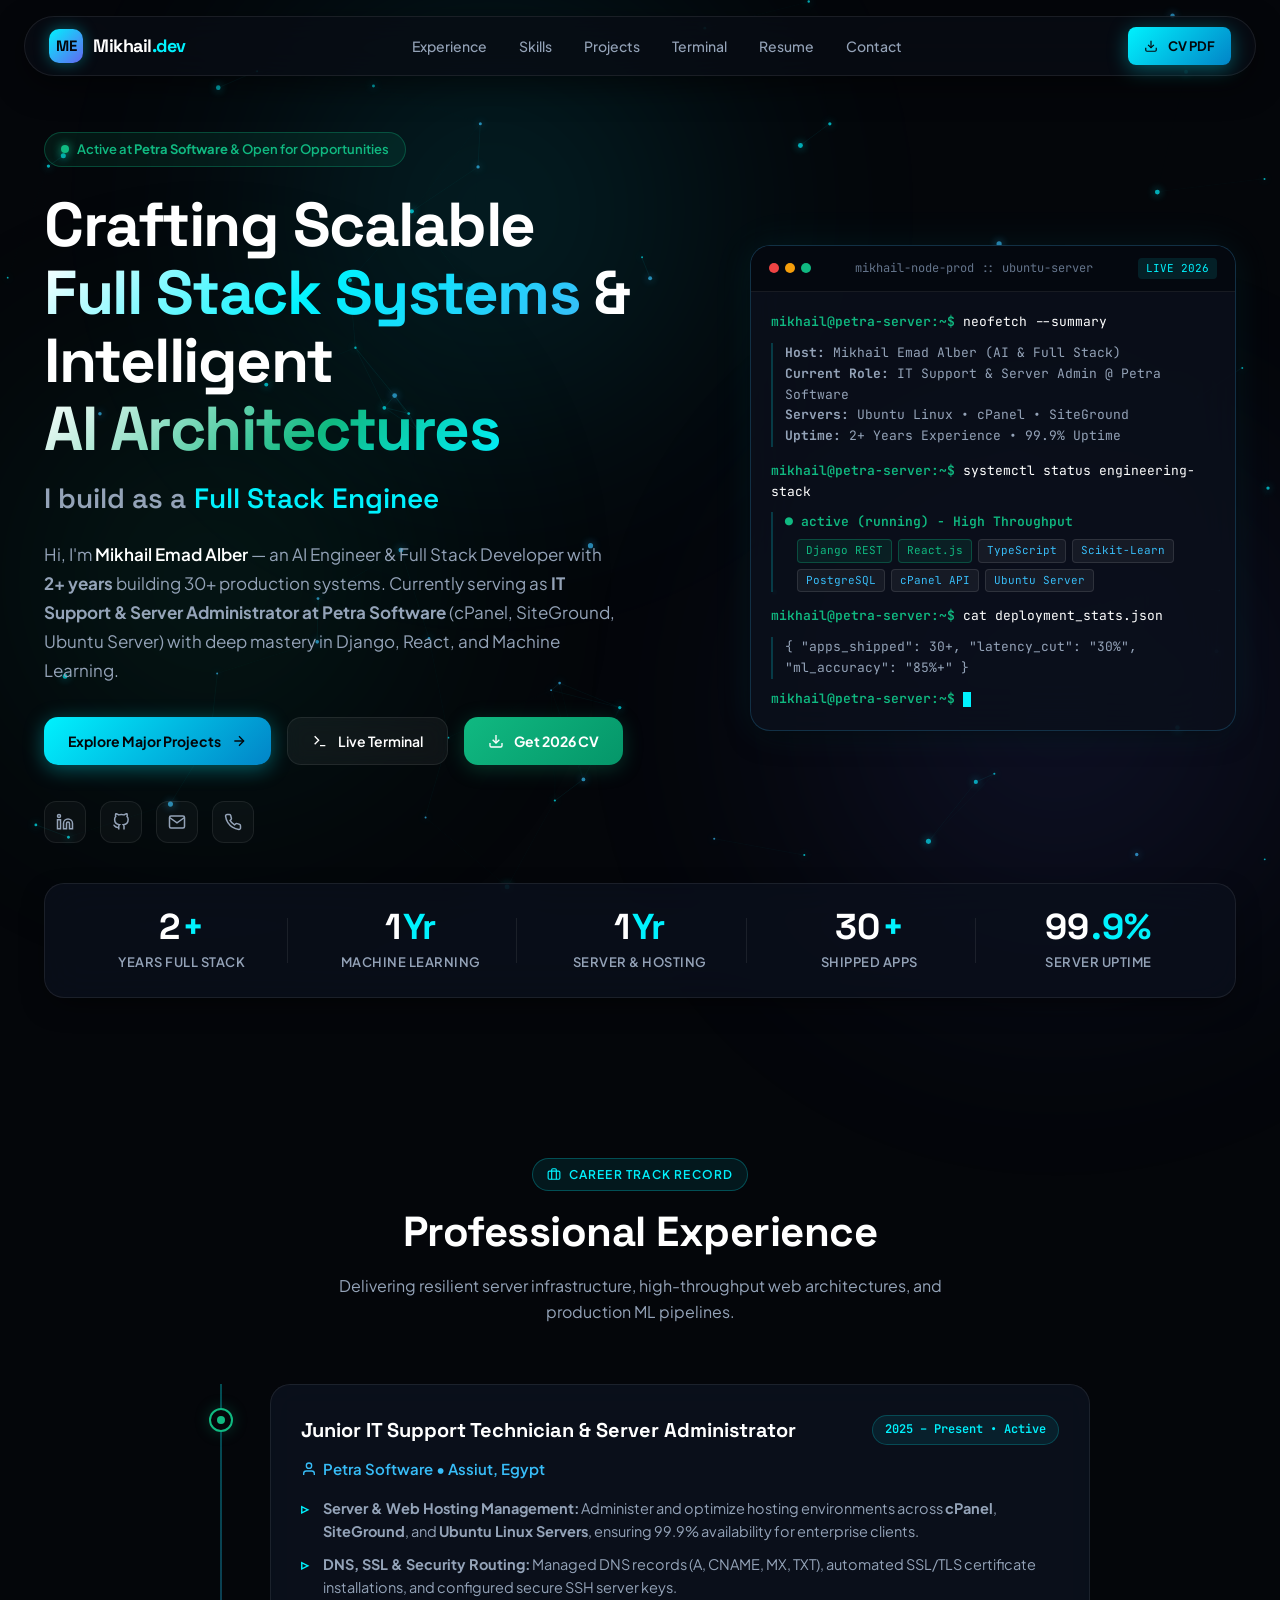
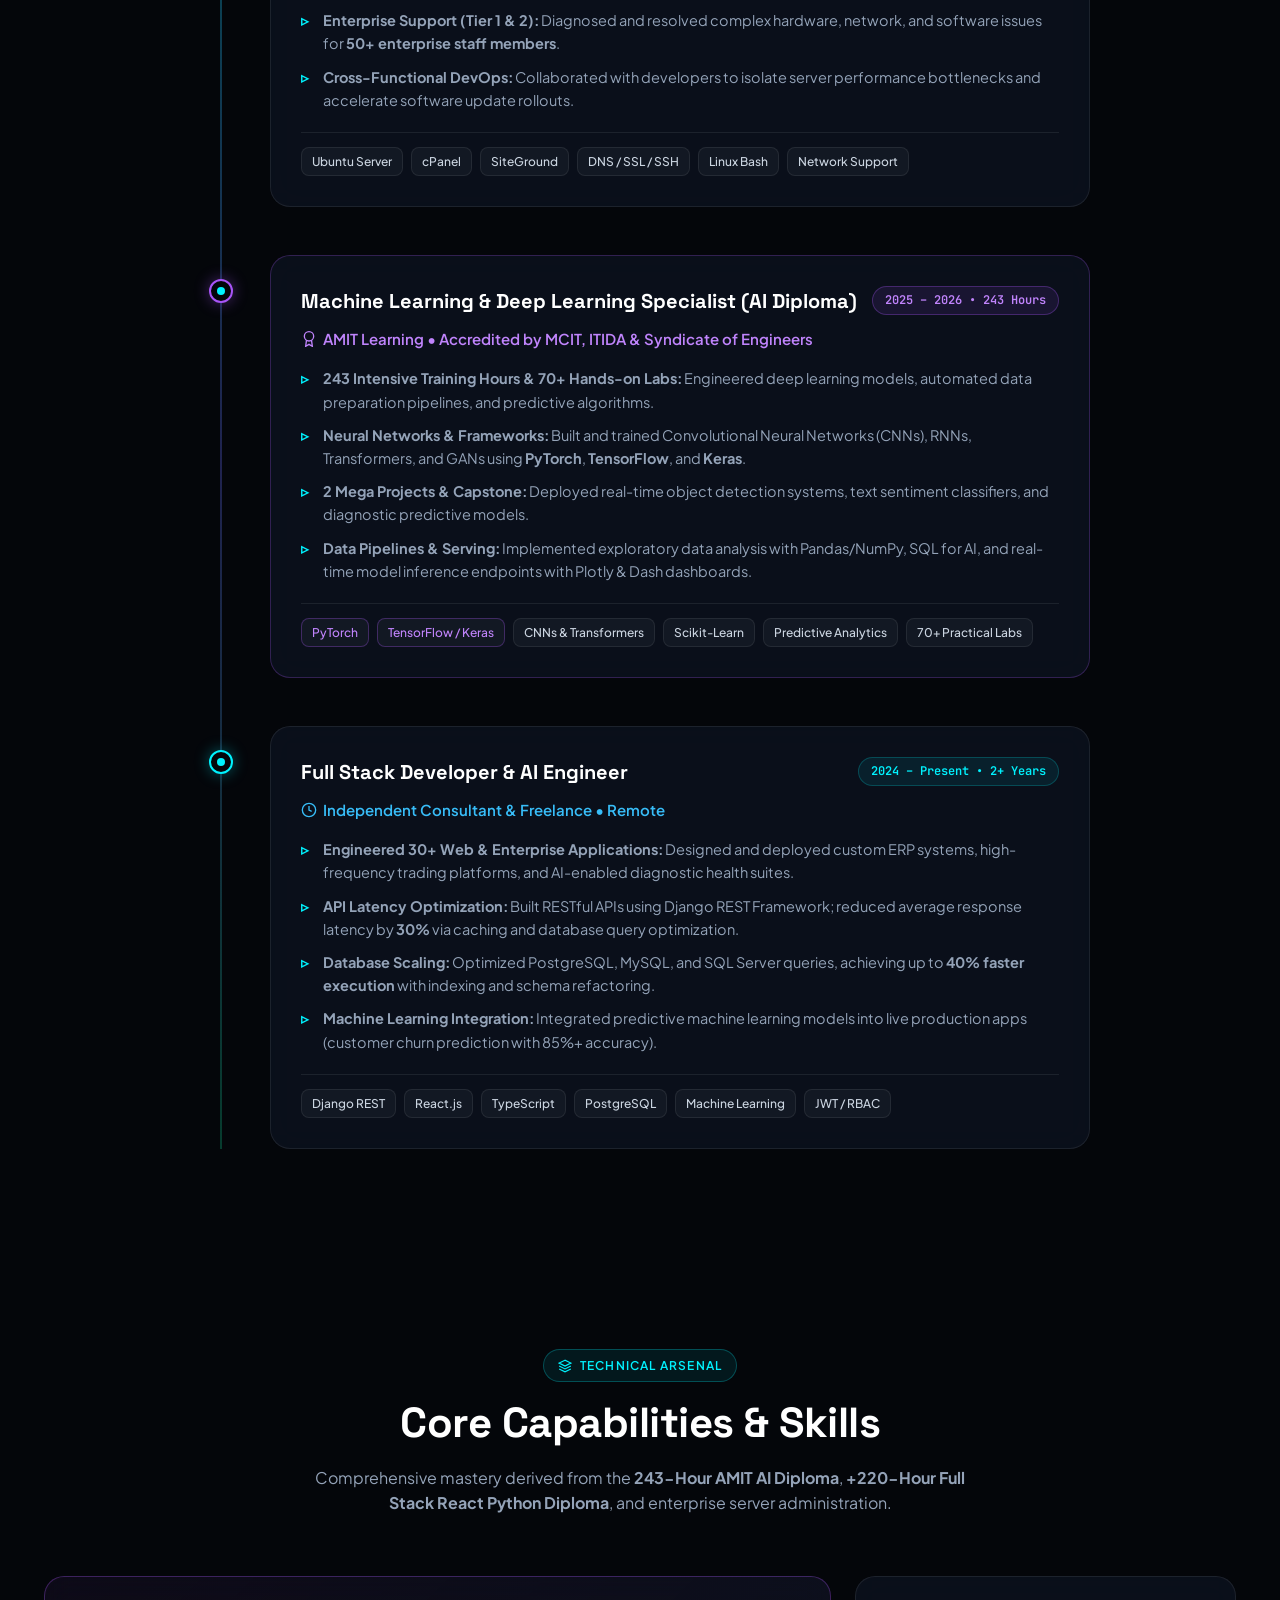
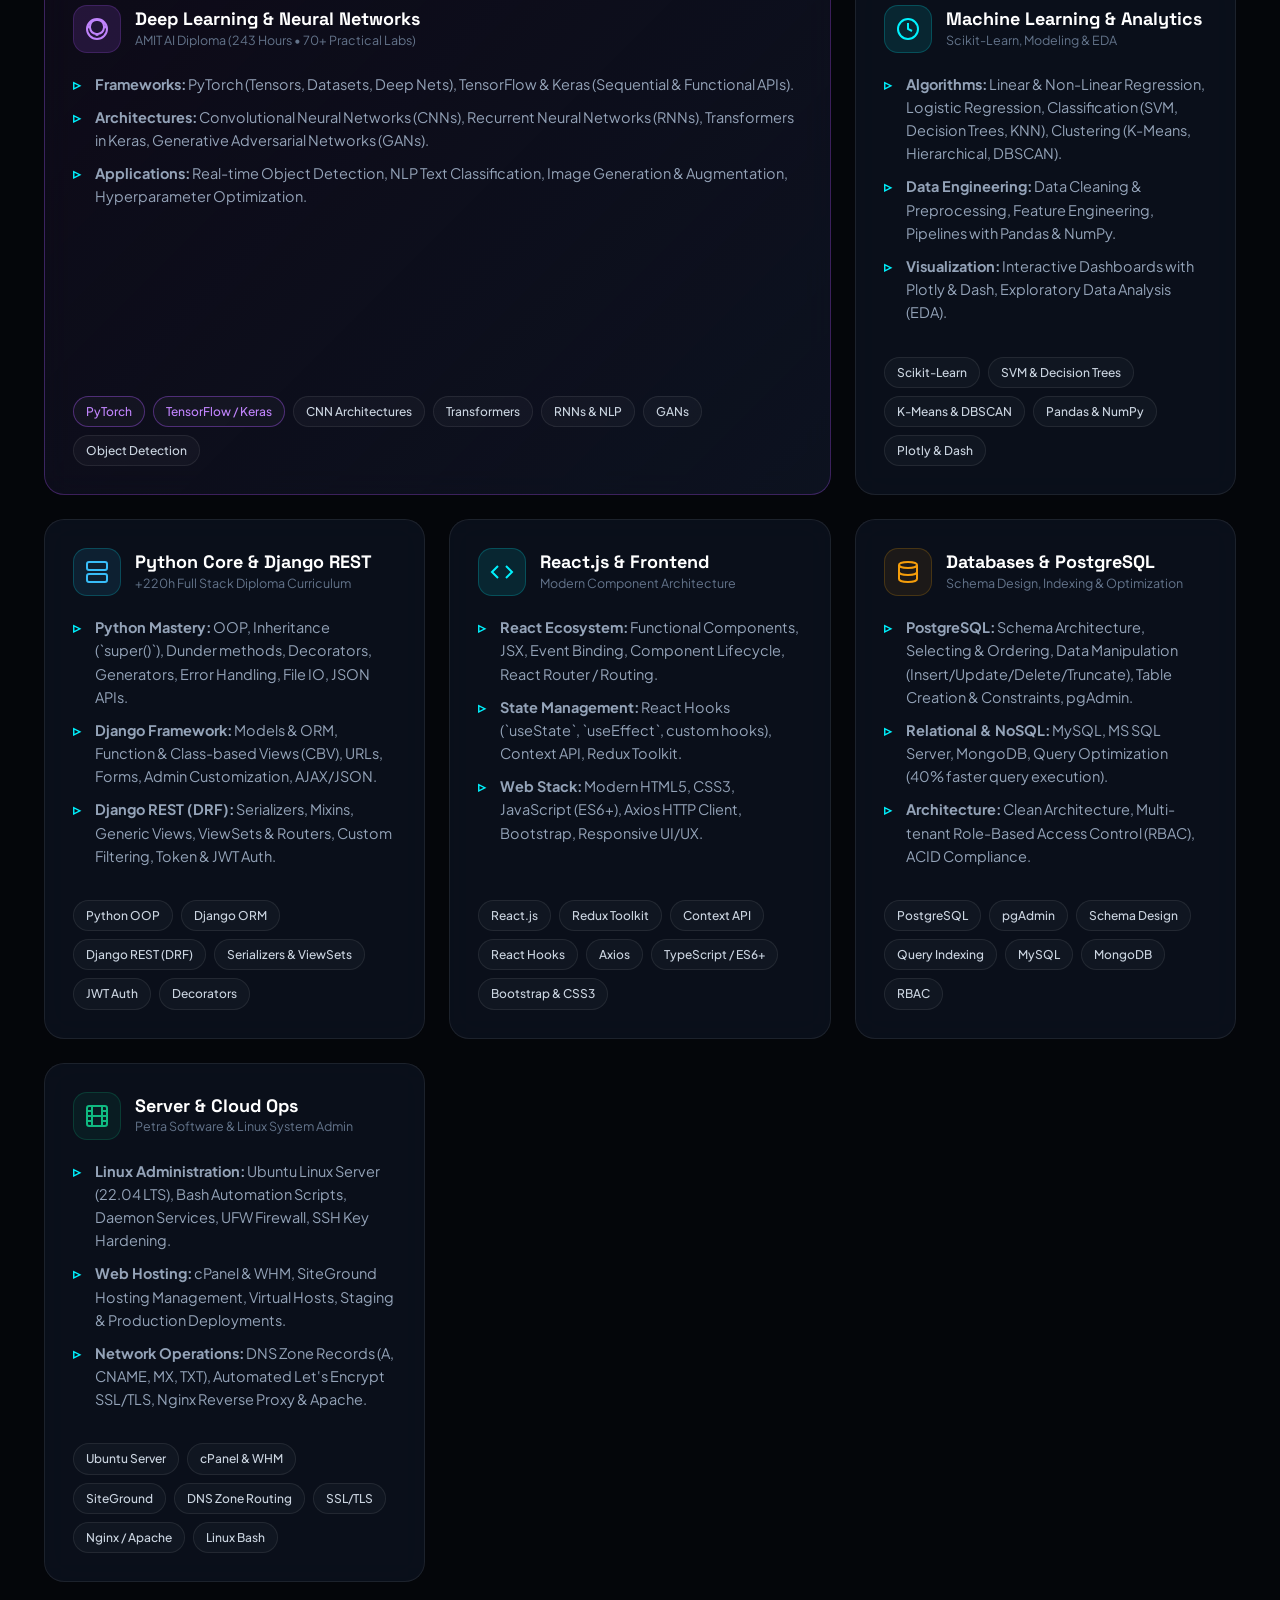
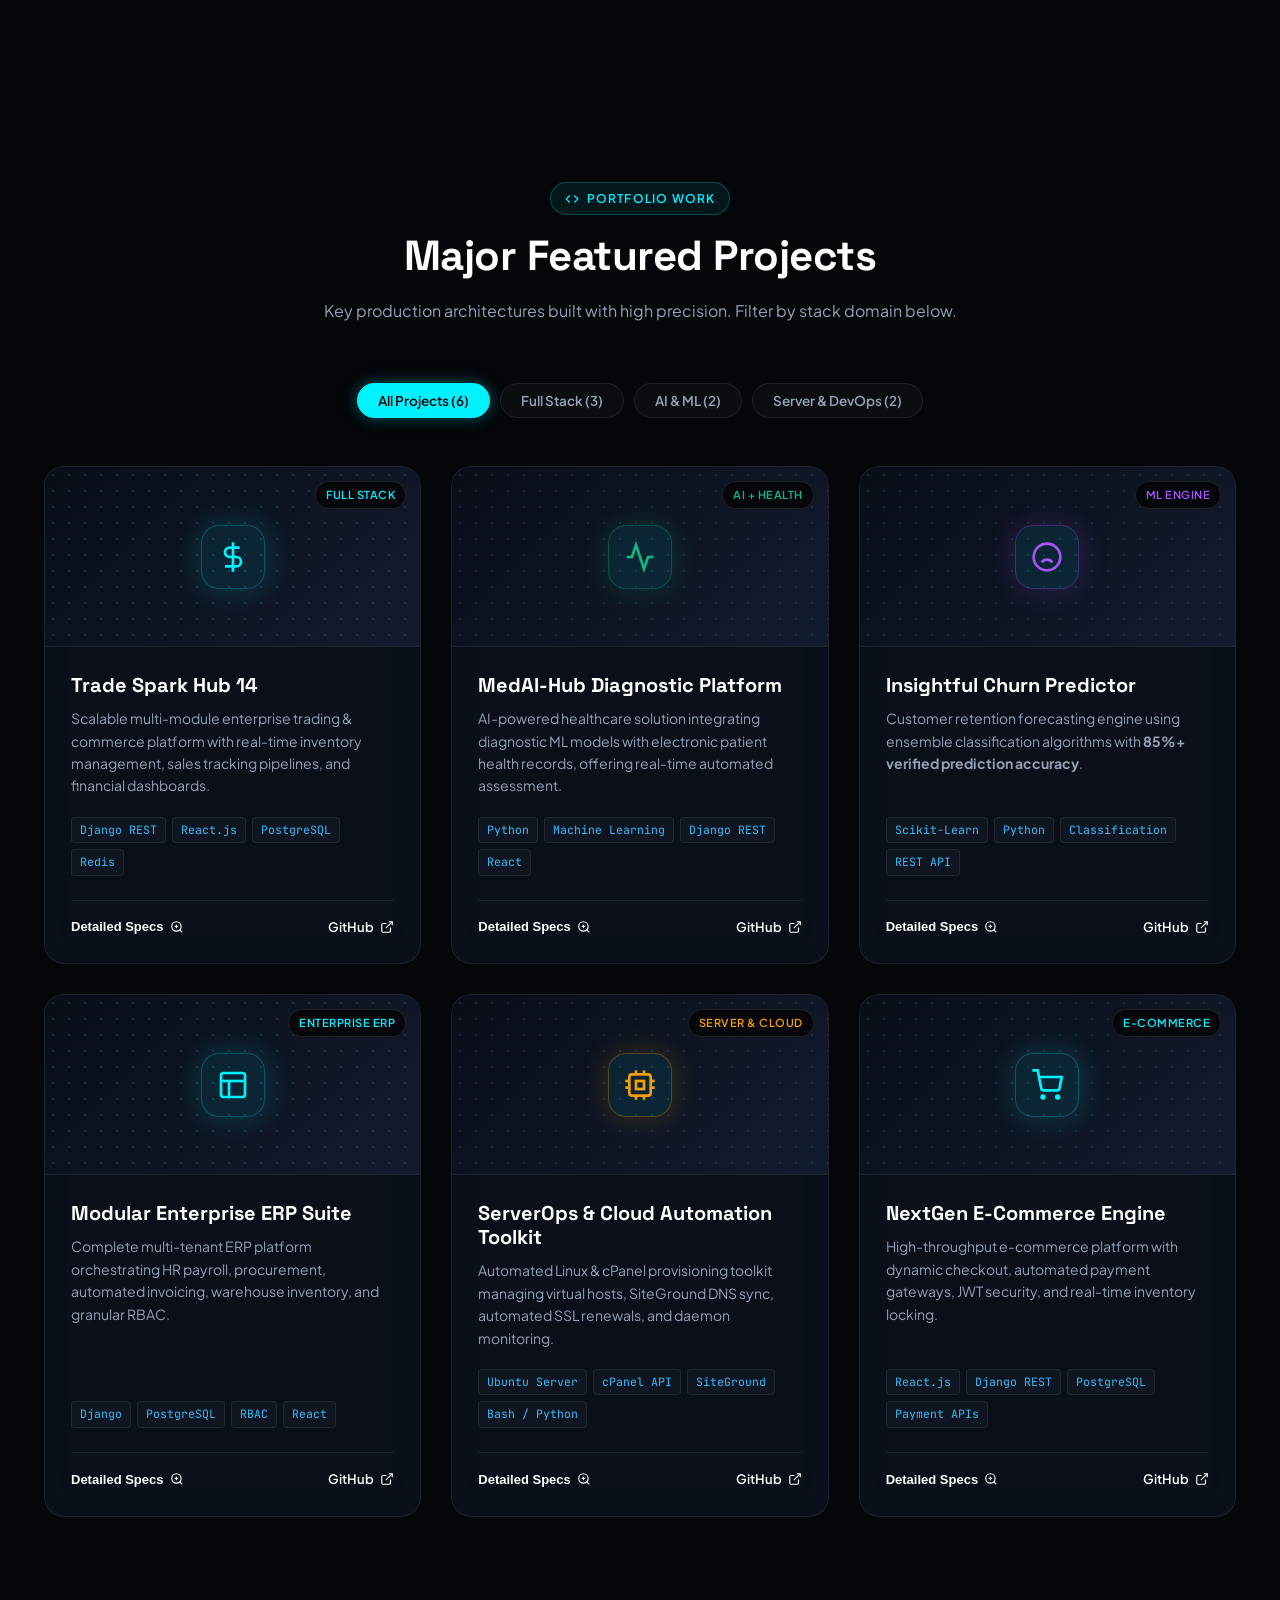
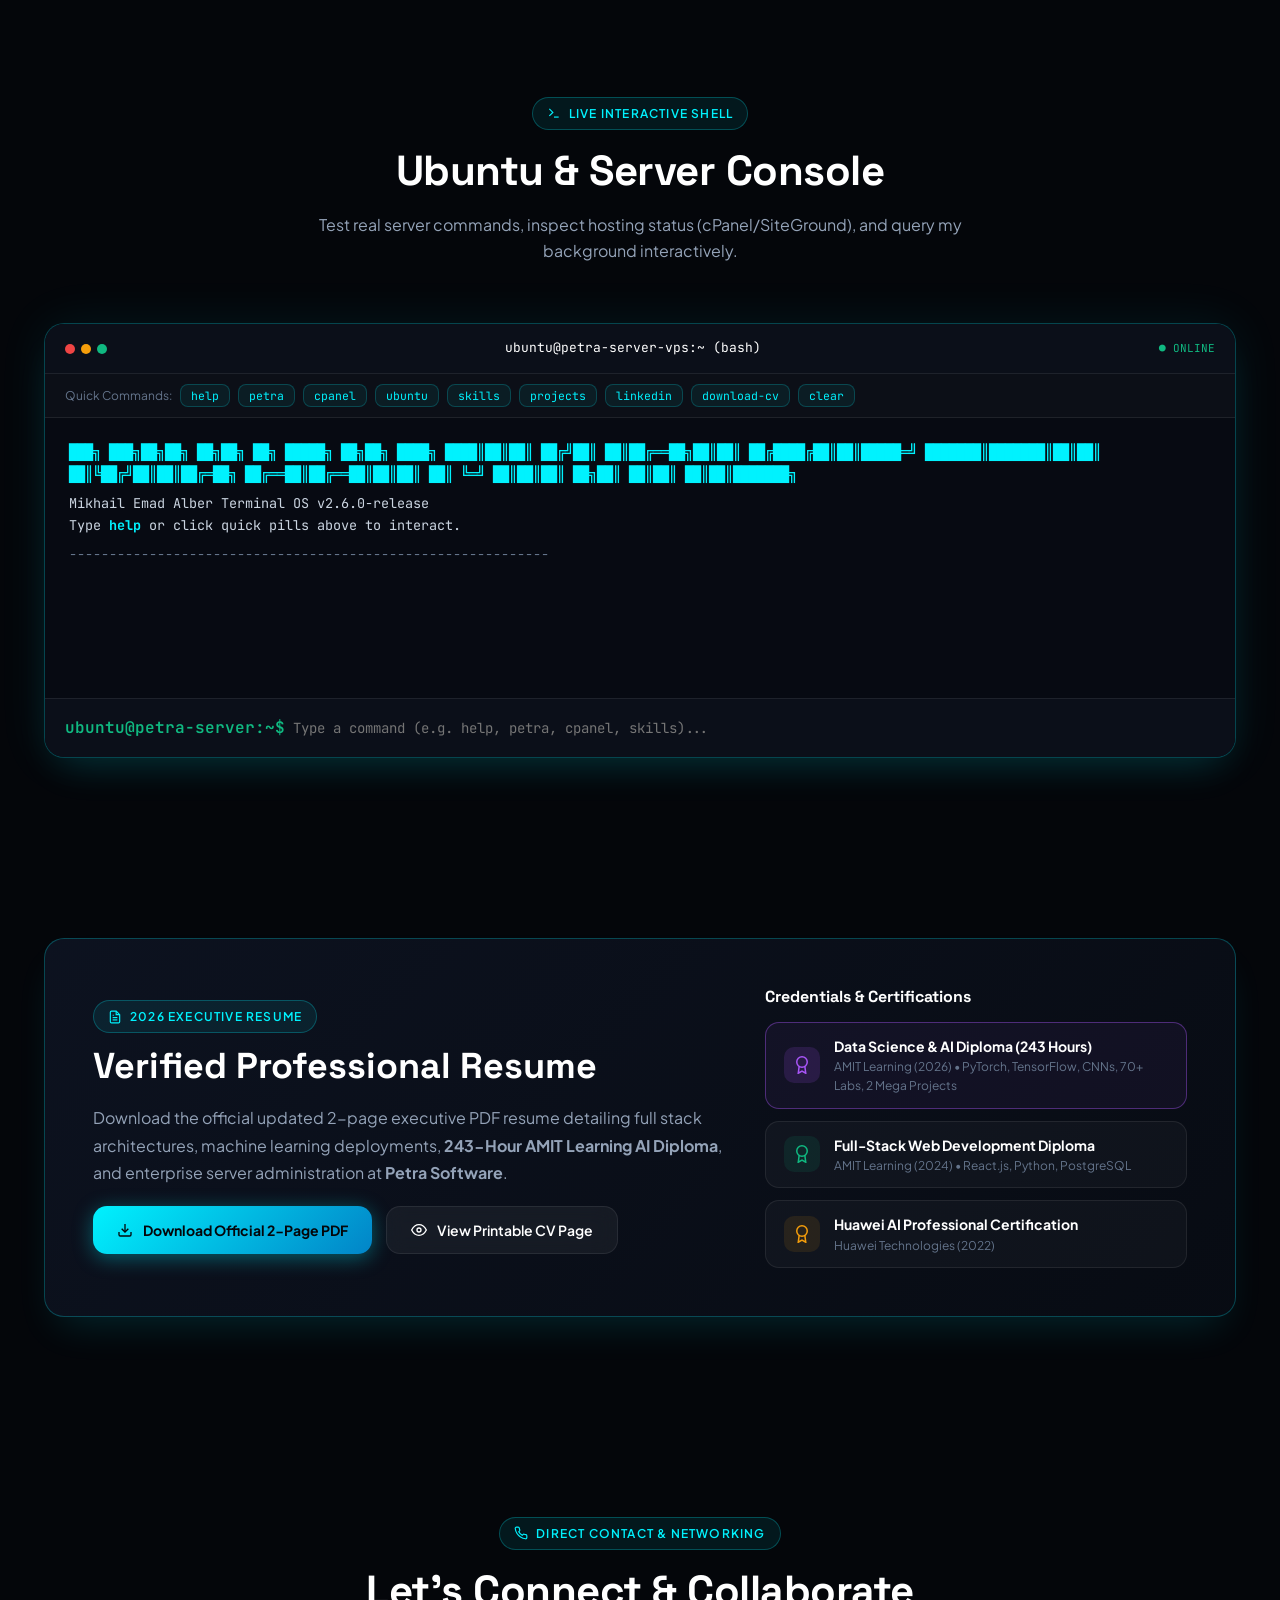
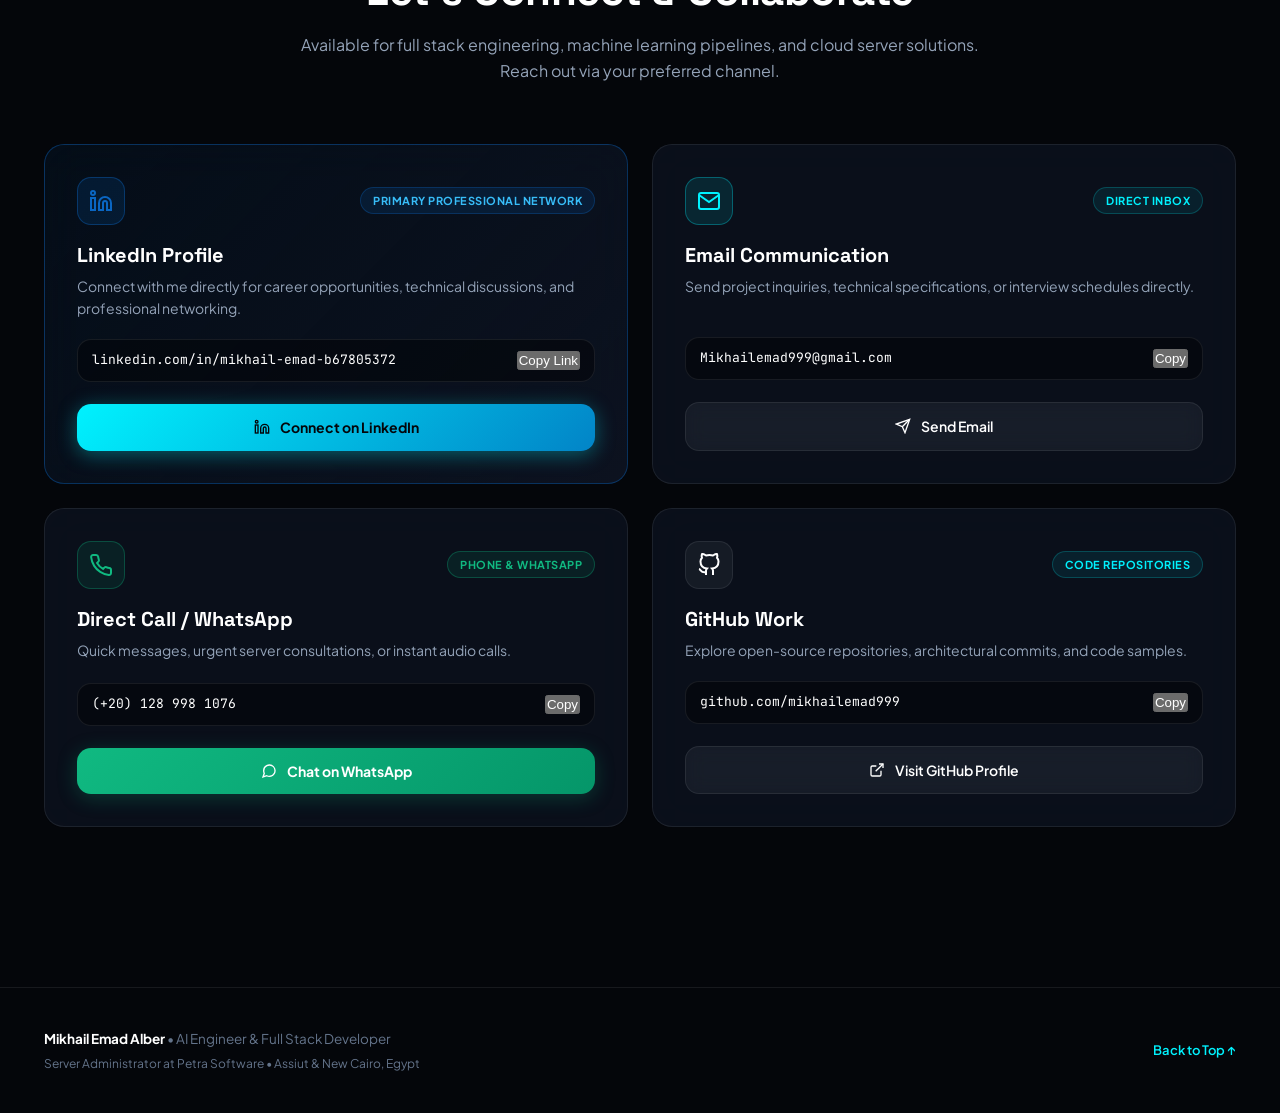
<file: index.html>
<!DOCTYPE html>
<html lang="en">
<head>
  <meta charset="UTF-8">
  <meta name="viewport" content="width=device-width, initial-scale=1.0">
  <title>Mikhail Emad Alber | AI Engineer • Full Stack Developer • Server Support</title>
  <meta name="description" content="Portfolio of Mikhail Emad Alber - AI Engineer, Full Stack Developer (2+ yrs), and Server & IT Administrator at Petra Software (Ubuntu, cPanel, SiteGround).">
  
  <!-- Fonts -->
  <link rel="preconnect" href="https://fonts.googleapis.com">
  <link rel="preconnect" href="https://fonts.gstatic.com" crossorigin>
  <link href="https://fonts.googleapis.com/css2?family=Plus+Jakarta+Sans:wght@300;400;500;600;700;800&family=Space+Grotesk:wght@500;600;700;800&family=JetBrains+Mono:wght@400;500;600&display=swap" rel="stylesheet">
  
  <!-- Stylesheet -->
  <link rel="stylesheet" href="style.css">
</head>
<body>

  <!-- Interactive Canvas Particle Field -->
  <canvas id="particle-canvas"></canvas>

  <!-- Ambient Radial Lights -->
  <div class="ambient-glow glow-1"></div>
  <div class="ambient-glow glow-2"></div>
  <div class="ambient-glow glow-3"></div>

  <!-- Navigation Bar -->
  <header class="navbar">
    <div class="nav-container">
      <a href="#hero" class="nav-logo" id="nav-brand">
        <span class="logo-badge">ME</span>
        <span>Mikhail<span style="color: var(--neon-cyan);">.dev</span></span>
      </a>

      <nav>
        <ul class="nav-links">
          <li><a href="#experience" class="nav-link">Experience</a></li>
          <li><a href="#skills" class="nav-link">Skills</a></li>
          <li><a href="#projects" class="nav-link">Projects</a></li>
          <li><a href="#terminal" class="nav-link">Terminal</a></li>
          <li><a href="#cv-section" class="nav-link">Resume</a></li>
          <li><a href="#contact" class="nav-link">Contact</a></li>
        </ul>
      </nav>

      <div class="nav-actions">
        <a href="Mikhail_Emad_Resume_2026.pdf" download="Mikhail_Emad_Resume_2026.pdf" class="btn btn-primary btn-sm" id="nav-download-cv">
          <svg width="14" height="14" viewBox="0 0 24 24" fill="none" stroke="currentColor" stroke-width="2"><path d="M21 15v4a2 2 0 0 1-2 2H5a2 2 0 0 1-2-2v-4"></path><polyline points="7 10 12 15 17 10"></polyline><line x1="12" y1="15" x2="12" y2="3"></line></svg>
          CV PDF
        </a>
        <button class="mobile-toggle" id="mobile-menu-btn" aria-label="Toggle navigation">
          <svg width="20" height="20" viewBox="0 0 24 24" fill="none" stroke="currentColor" stroke-width="2"><line x1="3" y1="12" x2="21" y2="12"></line><line x1="3" y1="6" x2="21" y2="6"></line><line x1="3" y1="18" x2="21" y2="18"></line></svg>
        </button>
      </div>
    </div>
  </header>

  <!-- ==========================================================================
       HERO SECTION
       ========================================================================== -->
  <section class="hero-section" id="hero">
    <div class="container">
      <div class="hero-grid">
        
        <!-- Left Hero Content -->
        <div class="hero-content">
          <div class="status-pill">
            <span class="status-dot"></span>
            <span>Active at <strong>Petra Software</strong> & Open for Opportunities</span>
          </div>

          <h1 class="hero-title">
            Crafting Scalable <span class="gradient-text">Full Stack Systems</span> & Intelligent <span class="gradient-text-emerald">AI Architectures</span>
          </h1>

          <div class="hero-role-wrapper">
            <span>I build as a</span>
            <span class="typed-role" id="typed-text">Full Stack Engineer</span>
          </div>

          <p class="hero-bio">
            Hi, I'm <span class="hero-highlight">Mikhail Emad Alber</span> — an AI Engineer & Full Stack Developer with <strong>2+ years</strong> building 30+ production systems. Currently serving as <strong>IT Support & Server Administrator at Petra Software</strong> (cPanel, SiteGround, Ubuntu Server) with deep mastery in Django, React, and Machine Learning.
          </p>

          <div class="hero-ctas">
            <a href="#projects" class="btn btn-primary" id="hero-cta-projects">
              Explore Major Projects
              <svg width="16" height="16" viewBox="0 0 24 24" fill="none" stroke="currentColor" stroke-width="2"><line x1="5" y1="12" x2="19" y2="12"></line><polyline points="12 5 19 12 12 19"></polyline></svg>
            </a>
            <a href="#terminal" class="btn btn-secondary" id="hero-cta-terminal">
              <svg width="16" height="16" viewBox="0 0 24 24" fill="none" stroke="currentColor" stroke-width="2"><polyline points="4 17 10 11 4 5"></polyline><line x1="12" y1="19" x2="20" y2="19"></line></svg>
              Live Terminal
            </a>
            <a href="Mikhail_Emad_Resume_2026.pdf" download="Mikhail_Emad_Resume_2026.pdf" class="btn btn-emerald" id="hero-cta-cv">
              <svg width="16" height="16" viewBox="0 0 24 24" fill="none" stroke="currentColor" stroke-width="2"><path d="M21 15v4a2 2 0 0 1-2 2H5a2 2 0 0 1-2-2v-4"></path><polyline points="7 10 12 15 17 10"></polyline><line x1="12" y1="15" x2="12" y2="3"></line></svg>
              Get 2026 CV
            </a>
          </div>

          <div class="hero-socials">
            <a href="https://www.linkedin.com/in/mikhail-emad-b67805372" target="_blank" rel="noreferrer" class="social-link" title="LinkedIn Profile">
              <svg width="18" height="18" viewBox="0 0 24 24" fill="none" stroke="currentColor" stroke-width="2"><path d="M16 8a6 6 0 0 1 6 6v7h-4v-7a2 2 0 0 0-2-2 2 2 0 0 0-2 2v7h-4v-7a6 6 0 0 1 6-6z"></path><rect x="2" y="9" width="4" height="12"></rect><circle cx="4" cy="4" r="2"></circle></svg>
            </a>
            <a href="https://github.com/mikhailemad999" target="_blank" rel="noreferrer" class="social-link" title="GitHub Profile">
              <svg width="18" height="18" viewBox="0 0 24 24" fill="none" stroke="currentColor" stroke-width="2"><path d="M9 19c-5 1.5-5-2.5-7-3m14 6v-3.87a3.37 3.37 0 0 0-.94-2.61c3.14-.35 6.44-1.54 6.44-7A5.44 5.44 0 0 0 20 4.77 5.07 5.07 0 0 0 19.91 1S18.73.65 16 2.48a13.38 13.38 0 0 0-7 0C6.27.65 5.09 1 5.09 1A5.07 5.07 0 0 0 5 4.77a5.44 5.44 0 0 0-1.5 3.78c0 5.42 3.3 6.61 6.44 7A3.37 3.37 0 0 0 9 18.13V22"></path></svg>
            </a>
            <a href="mailto:Mikhailemad999@gmail.com" class="social-link" title="Send Email">
              <svg width="18" height="18" viewBox="0 0 24 24" fill="none" stroke="currentColor" stroke-width="2"><path d="M4 4h16c1.1 0 2 .9 2 2v12c0 1.1-.9 2-2 2H4c-1.1 0-2-.9-2-2V6c0-1.1.9-2 2-2z"></path><polyline points="22,6 12,13 2,6"></polyline></svg>
            </a>
            <a href="tel:+201289981076" class="social-link" title="Call Phone">
              <svg width="18" height="18" viewBox="0 0 24 24" fill="none" stroke="currentColor" stroke-width="2"><path d="M22 16.92v3a2 2 0 0 1-2.18 2 19.79 19.79 0 0 1-8.63-3.07 19.5 19.5 0 0 1-6-6 19.79 19.79 0 0 1-3.07-8.67A2 2 0 0 1 4.11 2h3a2 2 0 0 1 2 1.72 12.84 12.84 0 0 0 .7 2.81 2 2 0 0 1-.45 2.11L8.09 9.91a16 16 0 0 0 6 6l1.27-1.27a2 2 0 0 1 2.11-.45 12.84 12.84 0 0 0 2.81.7A2 2 0 0 1 22 16.92z"></path></svg>
            </a>
          </div>
        </div>

        <!-- Right 3D Interactive Console Card -->
        <div class="hero-card-container">
          <div class="hero-terminal-card">
            <div class="terminal-header">
              <div class="terminal-dots">
                <span class="t-dot t-red"></span>
                <span class="t-dot t-yellow"></span>
                <span class="t-dot t-green"></span>
              </div>
              <span class="terminal-title">mikhail-node-prod :: ubuntu-server</span>
              <span class="terminal-badge">LIVE 2026</span>
            </div>

            <div class="terminal-body">
              <div class="term-row">
                <span class="term-prompt">mikhail@petra-server:~$</span> <span class="term-cmd">neofetch --summary</span>
              </div>
              <div class="term-out">
                <div><strong>Host:</strong> Mikhail Emad Alber (AI & Full Stack)</div>
                <div><strong>Current Role:</strong> IT Support & Server Admin @ Petra Software</div>
                <div><strong>Servers:</strong> Ubuntu Linux • cPanel • SiteGround</div>
                <div><strong>Uptime:</strong> 2+ Years Experience • 99.9% Uptime</div>
              </div>

              <div class="term-row" style="margin-top: 14px;">
                <span class="term-prompt">mikhail@petra-server:~$</span> <span class="term-cmd">systemctl status engineering-stack</span>
              </div>
              <div class="term-out">
                <div style="color: var(--matrix-emerald); font-weight: 600;">● active (running) - High Throughput</div>
                <div class="term-pill-list">
                  <span class="term-tag emerald">Django REST</span>
                  <span class="term-tag emerald">React.js</span>
                  <span class="term-tag">TypeScript</span>
                  <span class="term-tag">Scikit-Learn</span>
                  <span class="term-tag">PostgreSQL</span>
                  <span class="term-tag">cPanel API</span>
                  <span class="term-tag">Ubuntu Server</span>
                </div>
              </div>

              <div class="term-row" style="margin-top: 14px;">
                <span class="term-prompt">mikhail@petra-server:~$</span> <span class="term-cmd">cat deployment_stats.json</span>
              </div>
              <div class="term-out">
                <div>{ "apps_shipped": 30+, "latency_cut": "30%", "ml_accuracy": "85%+" }</div>
              </div>
              
              <div style="margin-top: 10px;">
                <span class="term-prompt">mikhail@petra-server:~$</span> <span class="cursor-blink"></span>
              </div>
            </div>
          </div>
        </div>

      </div>
    </div>
  </section>

  <!-- ==========================================================================
       METRICS & STATS STRIP
       ========================================================================== -->
  <section class="stats-strip">
    <div class="container">
      <div class="stats-grid">
        <div class="stat-item">
          <div class="stat-number"><span class="counter" data-target="2">0</span><span class="stat-plus">+</span></div>
          <div class="stat-label">Years Full Stack</div>
        </div>
        <div class="stat-item">
          <div class="stat-number"><span class="counter" data-target="1">0</span><span class="stat-plus"> Yr</span></div>
          <div class="stat-label">Machine Learning</div>
        </div>
        <div class="stat-item">
          <div class="stat-number"><span class="counter" data-target="1">0</span><span class="stat-plus"> Yr</span></div>
          <div class="stat-label">Server & Hosting</div>
        </div>
        <div class="stat-item">
          <div class="stat-number"><span class="counter" data-target="30">0</span><span class="stat-plus">+</span></div>
          <div class="stat-label">Shipped Apps</div>
        </div>
        <div class="stat-item">
          <div class="stat-number"><span class="counter" data-target="99">0</span><span class="stat-plus">.9%</span></div>
          <div class="stat-label">Server Uptime</div>
        </div>
      </div>
    </div>
  </section>

  <!-- ==========================================================================
       WORK EXPERIENCE SECTION (Petra Software & Full Stack)
       ========================================================================== -->
  <section class="section" id="experience">
    <div class="container">
      <div class="section-header">
        <div class="section-tag">
          <svg width="14" height="14" viewBox="0 0 24 24" fill="none" stroke="currentColor" stroke-width="2"><rect x="2" y="7" width="20" height="14" rx="2" ry="2"></rect><path d="M16 21V5a2 2 0 0 0-2-2h-4a2 2 0 0 0-2 2v16"></path></svg>
          Career Track Record
        </div>
        <h2 class="section-title">Professional Experience</h2>
        <p class="section-desc">Delivering resilient server infrastructure, high-throughput web architectures, and production ML pipelines.</p>
      </div>

      <div class="timeline">
        
        <!-- Experience 1: Petra Software -->
        <div class="timeline-item">
          <div class="timeline-dot emerald"></div>
          <div class="timeline-card">
            <div class="exp-badge-row">
              <h3 class="exp-role-title">Junior IT Support Technician & Server Administrator</h3>
              <span class="exp-date-badge">2025 – Present • Active</span>
            </div>
            <div class="exp-company-sub">
              <svg width="16" height="16" viewBox="0 0 24 24" fill="none" stroke="currentColor" stroke-width="2"><path d="M20 21v-2a4 4 0 0 0-4-4H8a4 4 0 0 0-4 4v2"></path><circle cx="12" cy="7" r="4"></circle></svg>
              Petra Software • Assiut, Egypt
            </div>
            
            <ul class="exp-bullet-list">
              <li><strong>Server & Web Hosting Management:</strong> Administer and optimize hosting environments across <strong>cPanel</strong>, <strong>SiteGround</strong>, and <strong>Ubuntu Linux Servers</strong>, ensuring 99.9% availability for enterprise clients.</li>
              <li><strong>DNS, SSL & Security Routing:</strong> Managed DNS records (A, CNAME, MX, TXT), automated SSL/TLS certificate installations, and configured secure SSH server keys.</li>
              <li><strong>Enterprise Support (Tier 1 & 2):</strong> Diagnosed and resolved complex hardware, network, and software issues for <strong>50+ enterprise staff members</strong>.</li>
              <li><strong>Cross-Functional DevOps:</strong> Collaborated with developers to isolate server performance bottlenecks and accelerate software update rollouts.</li>
            </ul>

            <div class="exp-tags-cluster">
              <span class="exp-tag">Ubuntu Server</span>
              <span class="exp-tag">cPanel</span>
              <span class="exp-tag">SiteGround</span>
              <span class="exp-tag">DNS / SSL / SSH</span>
              <span class="exp-tag">Linux Bash</span>
              <span class="exp-tag">Network Support</span>
            </div>
          </div>
        </div>

        <!-- Experience 2: Machine Learning & AI Practicum (AMIT Learning) -->
        <div class="timeline-item">
          <div class="timeline-dot" style="border-color: var(--accent-purple); box-shadow: 0 0 15px rgba(168,85,247,0.4);"></div>
          <div class="timeline-card" style="border-color: rgba(168, 85, 247, 0.25);">
            <div class="exp-badge-row">
              <h3 class="exp-role-title">Machine Learning & Deep Learning Specialist (AI Diploma)</h3>
              <span class="exp-date-badge" style="color: #c084fc; background: rgba(168,85,247,0.1); border-color: rgba(168,85,247,0.3);">2025 – 2026 • 243 Hours</span>
            </div>
            <div class="exp-company-sub" style="color: #c084fc;">
              <svg width="16" height="16" viewBox="0 0 24 24" fill="none" stroke="currentColor" stroke-width="2"><circle cx="12" cy="8" r="7"></circle><polyline points="8.21 13.89 7 23 12 20 17 23 15.79 13.88"></polyline></svg>
              AMIT Learning • Accredited by MCIT, ITIDA & Syndicate of Engineers
            </div>
            
            <ul class="exp-bullet-list">
              <li><strong>243 Intensive Training Hours & 70+ Hands-on Labs:</strong> Engineered deep learning models, automated data preparation pipelines, and predictive algorithms.</li>
              <li><strong>Neural Networks & Frameworks:</strong> Built and trained Convolutional Neural Networks (CNNs), RNNs, Transformers, and GANs using <strong>PyTorch</strong>, <strong>TensorFlow</strong>, and <strong>Keras</strong>.</li>
              <li><strong>2 Mega Projects & Capstone:</strong> Deployed real-time object detection systems, text sentiment classifiers, and diagnostic predictive models.</li>
              <li><strong>Data Pipelines & Serving:</strong> Implemented exploratory data analysis with Pandas/NumPy, SQL for AI, and real-time model inference endpoints with Plotly & Dash dashboards.</li>
            </ul>

            <div class="exp-tags-cluster">
              <span class="exp-tag" style="color: #c084fc; border-color: rgba(168,85,247,0.3);">PyTorch</span>
              <span class="exp-tag" style="color: #c084fc; border-color: rgba(168,85,247,0.3);">TensorFlow / Keras</span>
              <span class="exp-tag">CNNs & Transformers</span>
              <span class="exp-tag">Scikit-Learn</span>
              <span class="exp-tag">Predictive Analytics</span>
              <span class="exp-tag">70+ Practical Labs</span>
            </div>
          </div>
        </div>

        <!-- Experience 3: Full Stack & AI Engineer -->
        <div class="timeline-item">
          <div class="timeline-dot"></div>
          <div class="timeline-card">
            <div class="exp-badge-row">
              <h3 class="exp-role-title">Full Stack Developer & AI Engineer</h3>
              <span class="exp-date-badge">2024 – Present • 2+ Years</span>
            </div>
            <div class="exp-company-sub">
              <svg width="16" height="16" viewBox="0 0 24 24" fill="none" stroke="currentColor" stroke-width="2"><circle cx="12" cy="12" r="10"></circle><polyline points="12 6 12 12 16 14"></polyline></svg>
              Independent Consultant & Freelance • Remote
            </div>
            
            <ul class="exp-bullet-list">
              <li><strong>Engineered 30+ Web & Enterprise Applications:</strong> Designed and deployed custom ERP systems, high-frequency trading platforms, and AI-enabled diagnostic health suites.</li>
              <li><strong>API Latency Optimization:</strong> Built RESTful APIs using Django REST Framework; reduced average response latency by <strong>30%</strong> via caching and database query optimization.</li>
              <li><strong>Database Scaling:</strong> Optimized PostgreSQL, MySQL, and SQL Server queries, achieving up to <strong>40% faster execution</strong> with indexing and schema refactoring.</li>
              <li><strong>Machine Learning Integration:</strong> Integrated predictive machine learning models into live production apps (customer churn prediction with 85%+ accuracy).</li>
            </ul>

            <div class="exp-tags-cluster">
              <span class="exp-tag">Django REST</span>
              <span class="exp-tag">React.js</span>
              <span class="exp-tag">TypeScript</span>
              <span class="exp-tag">PostgreSQL</span>
              <span class="exp-tag">Machine Learning</span>
              <span class="exp-tag">JWT / RBAC</span>
            </div>
          </div>
        </div>

      </div>
    </div>
  </section>

  <!-- ==========================================================================
       TECHNICAL ARSENAL & SKILLS MATRIX (Derived from AI & Python Diplomas)
       ========================================================================== -->
  <section class="section" id="skills">
    <div class="container">
      <div class="section-header">
        <div class="section-tag">
          <svg width="14" height="14" viewBox="0 0 24 24" fill="none" stroke="currentColor" stroke-width="2"><polygon points="12 2 2 7 12 12 22 7 12 2"></polygon><polyline points="2 17 12 22 22 17"></polyline><polyline points="2 12 12 17 22 12"></polyline></svg>
          Technical Arsenal
        </div>
        <h2 class="section-title">Core Capabilities & Skills</h2>
        <p class="section-desc">Comprehensive mastery derived from the <strong>243-Hour AMIT AI Diploma</strong>, <strong>+220-Hour Full Stack React Python Diploma</strong>, and enterprise server administration.</p>
      </div>

      <div class="skills-grid-bento">
        
        <!-- Card 1: Deep Learning & Neural Networks (AMIT AI Diploma) -->
        <div class="skill-bento-card featured" style="border-color: rgba(168, 85, 247, 0.3); background: linear-gradient(135deg, rgba(168, 85, 247, 0.06), rgba(13, 19, 33, 0.95));">
          <div>
            <div class="skill-card-top">
              <div class="skill-icon-box purple" style="background: rgba(168,85,247,0.15); color: #c084fc;">
                <svg width="24" height="24" viewBox="0 0 24 24" fill="none" stroke="currentColor" stroke-width="2"><path d="M12 2a10 10 0 1 0 10 10A10 10 0 0 0 12 2zm1 14.93V17a1 1 0 0 1-2 0v-.07A7.003 7.003 0 0 1 5.07 11H5a1 1 0 0 1 0-2h.07A7.003 7.003 0 0 1 11 3.07V3a1 1 0 0 1 2 0v.07A7.003 7.003 0 0 1 18.93 9H19a1 1 0 0 1 0 2h-.07A7.003 7.003 0 0 1 13 16.93z"></path></svg>
              </div>
              <div>
                <h3 class="skill-card-title">Deep Learning & Neural Networks</h3>
                <div class="skill-card-subtitle">AMIT AI Diploma (243 Hours • 70+ Practical Labs)</div>
              </div>
            </div>

            <ul class="exp-bullet-list" style="margin-bottom: 16px;">
              <li><strong>Frameworks:</strong> PyTorch (Tensors, Datasets, Deep Nets), TensorFlow & Keras (Sequential & Functional APIs).</li>
              <li><strong>Architectures:</strong> Convolutional Neural Networks (CNNs), Recurrent Neural Networks (RNNs), Transformers in Keras, Generative Adversarial Networks (GANs).</li>
              <li><strong>Applications:</strong> Real-time Object Detection, NLP Text Classification, Image Generation & Augmentation, Hyperparameter Optimization.</li>
            </ul>
          </div>

          <div class="skill-badges-flow">
            <span class="skill-pill" style="color: #c084fc; border-color: rgba(168,85,247,0.4);">PyTorch</span>
            <span class="skill-pill" style="color: #c084fc; border-color: rgba(168,85,247,0.4);">TensorFlow / Keras</span>
            <span class="skill-pill">CNN Architectures</span>
            <span class="skill-pill">Transformers</span>
            <span class="skill-pill">RNNs & NLP</span>
            <span class="skill-pill">GANs</span>
            <span class="skill-pill">Object Detection</span>
          </div>
        </div>

        <!-- Card 2: Machine Learning & Data Science (AMIT AI Diploma) -->
        <div class="skill-bento-card">
          <div>
            <div class="skill-card-top">
              <div class="skill-icon-box" style="background: rgba(0, 242, 254, 0.1); color: var(--neon-cyan);">
                <svg width="24" height="24" viewBox="0 0 24 24" fill="none" stroke="currentColor" stroke-width="2"><circle cx="12" cy="12" r="10"></circle><polyline points="12 6 12 12 16 14"></polyline></svg>
              </div>
              <div>
                <h3 class="skill-card-title">Machine Learning & Analytics</h3>
                <div class="skill-card-subtitle">Scikit-Learn, Modeling & EDA</div>
              </div>
            </div>

            <ul class="exp-bullet-list" style="margin-bottom: 16px;">
              <li><strong>Algorithms:</strong> Linear & Non-Linear Regression, Logistic Regression, Classification (SVM, Decision Trees, KNN), Clustering (K-Means, Hierarchical, DBSCAN).</li>
              <li><strong>Data Engineering:</strong> Data Cleaning & Preprocessing, Feature Engineering, Pipelines with Pandas & NumPy.</li>
              <li><strong>Visualization:</strong> Interactive Dashboards with Plotly & Dash, Exploratory Data Analysis (EDA).</li>
            </ul>
          </div>

          <div class="skill-badges-flow">
            <span class="skill-pill">Scikit-Learn</span>
            <span class="skill-pill">SVM & Decision Trees</span>
            <span class="skill-pill">K-Means & DBSCAN</span>
            <span class="skill-pill">Pandas & NumPy</span>
            <span class="skill-pill">Plotly & Dash</span>
          </div>
        </div>

        <!-- Card 3: Python Core & Django REST Backend (AMIT Python Diploma) -->
        <div class="skill-bento-card">
          <div>
            <div class="skill-card-top">
              <div class="skill-icon-box" style="background: rgba(56, 189, 248, 0.1); color: var(--electric-blue);">
                <svg width="24" height="24" viewBox="0 0 24 24" fill="none" stroke="currentColor" stroke-width="2"><rect x="2" y="2" width="20" height="8" rx="2" ry="2"></rect><rect x="2" y="14" width="20" height="8" rx="2" ry="2"></rect><line x1="6" y1="6" x2="6.01" y2="6"></line><line x1="6" y1="18" x2="6.01" y2="18"></line></svg>
              </div>
              <div>
                <h3 class="skill-card-title">Python Core & Django REST</h3>
                <div class="skill-card-subtitle">+220h Full Stack Diploma Curriculum</div>
              </div>
            </div>

            <ul class="exp-bullet-list" style="margin-bottom: 16px;">
              <li><strong>Python Mastery:</strong> OOP, Inheritance (`super()`), Dunder methods, Decorators, Generators, Error Handling, File IO, JSON APIs.</li>
              <li><strong>Django Framework:</strong> Models & ORM, Function & Class-based Views (CBV), URLs, Forms, Admin Customization, AJAX/JSON.</li>
              <li><strong>Django REST (DRF):</strong> Serializers, Mixins, Generic Views, ViewSets & Routers, Custom Filtering, Token & JWT Auth.</li>
            </ul>
          </div>

          <div class="skill-badges-flow">
            <span class="skill-pill">Python OOP</span>
            <span class="skill-pill">Django ORM</span>
            <span class="skill-pill">Django REST (DRF)</span>
            <span class="skill-pill">Serializers & ViewSets</span>
            <span class="skill-pill">JWT Auth</span>
            <span class="skill-pill">Decorators</span>
          </div>
        </div>

        <!-- Card 4: React.js & Frontend Engineering (AMIT Python Diploma) -->
        <div class="skill-bento-card">
          <div>
            <div class="skill-card-top">
              <div class="skill-icon-box" style="background: rgba(0, 242, 254, 0.1); color: var(--neon-cyan);">
                <svg width="24" height="24" viewBox="0 0 24 24" fill="none" stroke="currentColor" stroke-width="2"><polyline points="16 18 22 12 16 6"></polyline><polyline points="8 6 2 12 8 18"></polyline></svg>
              </div>
              <div>
                <h3 class="skill-card-title">React.js & Frontend</h3>
                <div class="skill-card-subtitle">Modern Component Architecture</div>
              </div>
            </div>

            <ul class="exp-bullet-list" style="margin-bottom: 16px;">
              <li><strong>React Ecosystem:</strong> Functional Components, JSX, Event Binding, Component Lifecycle, React Router / Routing.</li>
              <li><strong>State Management:</strong> React Hooks (`useState`, `useEffect`, custom hooks), Context API, Redux Toolkit.</li>
              <li><strong>Web Stack:</strong> Modern HTML5, CSS3, JavaScript (ES6+), Axios HTTP Client, Bootstrap, Responsive UI/UX.</li>
            </ul>
          </div>

          <div class="skill-badges-flow">
            <span class="skill-pill">React.js</span>
            <span class="skill-pill">Redux Toolkit</span>
            <span class="skill-pill">Context API</span>
            <span class="skill-pill">React Hooks</span>
            <span class="skill-pill">Axios</span>
            <span class="skill-pill">TypeScript / ES6+</span>
            <span class="skill-pill">Bootstrap & CSS3</span>
          </div>
        </div>

        <!-- Card 5: Databases & PostgreSQL (AMIT Diplomas) -->
        <div class="skill-bento-card">
          <div>
            <div class="skill-card-top">
              <div class="skill-icon-box amber">
                <svg width="24" height="24" viewBox="0 0 24 24" fill="none" stroke="currentColor" stroke-width="2"><ellipse cx="12" cy="5" rx="9" ry="3"></ellipse><path d="M21 12c0 1.66-4 3-9 3s-9-1.34-9-3"></path><path d="M3 5v14c0 1.66 4 3 9 3s9-1.34 9-3V5"></path></svg>
              </div>
              <div>
                <h3 class="skill-card-title">Databases & PostgreSQL</h3>
                <div class="skill-card-subtitle">Schema Design, Indexing & Optimization</div>
              </div>
            </div>

            <ul class="exp-bullet-list" style="margin-bottom: 16px;">
              <li><strong>PostgreSQL:</strong> Schema Architecture, Selecting & Ordering, Data Manipulation (Insert/Update/Delete/Truncate), Table Creation & Constraints, pgAdmin.</li>
              <li><strong>Relational & NoSQL:</strong> MySQL, MS SQL Server, MongoDB, Query Optimization (40% faster query execution).</li>
              <li><strong>Architecture:</strong> Clean Architecture, Multi-tenant Role-Based Access Control (RBAC), ACID Compliance.</li>
            </ul>
          </div>

          <div class="skill-badges-flow">
            <span class="skill-pill">PostgreSQL</span>
            <span class="skill-pill">pgAdmin</span>
            <span class="skill-pill">Schema Design</span>
            <span class="skill-pill">Query Indexing</span>
            <span class="skill-pill">MySQL</span>
            <span class="skill-pill">MongoDB</span>
            <span class="skill-pill">RBAC</span>
          </div>
        </div>

        <!-- Card 6: Server & Hosting Administration (Petra Software) -->
        <div class="skill-bento-card">
          <div>
            <div class="skill-card-top">
              <div class="skill-icon-box emerald">
                <svg width="24" height="24" viewBox="0 0 24 24" fill="none" stroke="currentColor" stroke-width="2"><rect x="2" y="2" width="20" height="20" rx="2.18" ry="2.18"></rect><line x1="7" y1="2" x2="7" y2="22"></line><line x1="17" y1="2" x2="17" y2="22"></line><line x1="2" y1="12" x2="22" y2="12"></line><line x1="2" y1="7" x2="7" y2="7"></line><line x1="2" y1="17" x2="7" y2="17"></line><line x1="17" y1="17" x2="22" y2="17"></line><line x1="17" y1="7" x2="22" y2="7"></line></svg>
              </div>
              <div>
                <h3 class="skill-card-title">Server & Cloud Ops</h3>
                <div class="skill-card-subtitle">Petra Software & Linux System Admin</div>
              </div>
            </div>

            <ul class="exp-bullet-list" style="margin-bottom: 16px;">
              <li><strong>Linux Administration:</strong> Ubuntu Linux Server (22.04 LTS), Bash Automation Scripts, Daemon Services, UFW Firewall, SSH Key Hardening.</li>
              <li><strong>Web Hosting:</strong> cPanel & WHM, SiteGround Hosting Management, Virtual Hosts, Staging & Production Deployments.</li>
              <li><strong>Network Operations:</strong> DNS Zone Records (A, CNAME, MX, TXT), Automated Let's Encrypt SSL/TLS, Nginx Reverse Proxy & Apache.</li>
            </ul>
          </div>

          <div class="skill-badges-flow">
            <span class="skill-pill">Ubuntu Server</span>
            <span class="skill-pill">cPanel & WHM</span>
            <span class="skill-pill">SiteGround</span>
            <span class="skill-pill">DNS Zone Routing</span>
            <span class="skill-pill">SSL/TLS</span>
            <span class="skill-pill">Nginx / Apache</span>
            <span class="skill-pill">Linux Bash</span>
          </div>
        </div>

      </div>
    </div>
  </section>

  <!-- ==========================================================================
       MAJOR FEATURED PROJECTS SHOWCASE
       ========================================================================== -->
  <section class="section" id="projects">
    <div class="container">
      <div class="section-header">
        <div class="section-tag">
          <svg width="14" height="14" viewBox="0 0 24 24" fill="none" stroke="currentColor" stroke-width="2"><polyline points="16 18 22 12 16 6"></polyline><polyline points="8 6 2 12 8 18"></polyline></svg>
          Portfolio Work
        </div>
        <h2 class="section-title">Major Featured Projects</h2>
        <p class="section-desc">Key production architectures built with high precision. Filter by stack domain below.</p>
      </div>

      <!-- Filter Bar -->
      <div class="projects-filter-bar">
        <button class="filter-btn active" data-filter="all">All Projects (6)</button>
        <button class="filter-btn" data-filter="fullstack">Full Stack (3)</button>
        <button class="filter-btn" data-filter="ai">AI & ML (2)</button>
        <button class="filter-btn" data-filter="server">Server & DevOps (2)</button>
      </div>

      <!-- Projects Grid -->
      <div class="projects-grid" id="projects-container">
        
        <!-- Project 1: Trade Spark Hub 14 -->
        <div class="project-card" data-category="fullstack">
          <div class="project-header-visual">
            <div class="project-visual-pattern"></div>
            <div class="project-icon-large">
              <svg width="32" height="32" viewBox="0 0 24 24" fill="none" stroke="currentColor" stroke-width="2"><line x1="12" y1="1" x2="12" y2="23"></line><path d="M17 5H9.5a3.5 3.5 0 0 0 0 7h5a3.5 3.5 0 0 1 0 7H6"></path></svg>
            </div>
            <span class="project-category-badge">Full Stack</span>
          </div>
          <div class="project-content">
            <h3 class="project-title">Trade Spark Hub 14</h3>
            <p class="project-desc">Scalable multi-module enterprise trading & commerce platform with real-time inventory management, sales tracking pipelines, and financial dashboards.</p>
            <div class="project-tech-tags">
              <span class="tech-tag">Django REST</span>
              <span class="tech-tag">React.js</span>
              <span class="tech-tag">PostgreSQL</span>
              <span class="tech-tag">Redis</span>
            </div>
            <div class="project-footer-actions">
              <button class="project-link-btn view-details-btn" data-proj="trade-spark">
                Detailed Specs
                <svg width="14" height="14" viewBox="0 0 24 24" fill="none" stroke="currentColor" stroke-width="2"><circle cx="11" cy="11" r="8"></circle><line x1="21" y1="21" x2="16.65" y2="16.65"></line><line x1="11" y1="8" x2="11" y2="14"></line><line x1="8" y1="11" x2="14" y2="11"></line></svg>
              </button>
              <a href="https://github.com/mikhailemad999" target="_blank" rel="noreferrer" class="project-link-btn">
                GitHub
                <svg width="14" height="14" viewBox="0 0 24 24" fill="none" stroke="currentColor" stroke-width="2"><path d="M18 13v6a2 2 0 0 1-2 2H5a2 2 0 0 1-2-2V8a2 2 0 0 1 2-2h6"></path><polyline points="15 3 21 3 21 9"></polyline><line x1="10" y1="14" x2="21" y2="3"></line></svg>
              </a>
            </div>
          </div>
        </div>

        <!-- Project 2: MedAI-Hub -->
        <div class="project-card" data-category="ai fullstack">
          <div class="project-header-visual">
            <div class="project-visual-pattern"></div>
            <div class="project-icon-large" style="color: var(--matrix-emerald); border-color: rgba(16,185,129,0.3); box-shadow: 0 0 30px rgba(16,185,129,0.2);">
              <svg width="32" height="32" viewBox="0 0 24 24" fill="none" stroke="currentColor" stroke-width="2"><path d="M22 12h-4l-3 9L9 3l-3 9H2"></path></svg>
            </div>
            <span class="project-category-badge" style="color: var(--matrix-emerald);">AI + Health</span>
          </div>
          <div class="project-content">
            <h3 class="project-title">MedAI-Hub Diagnostic Platform</h3>
            <p class="project-desc">AI-powered healthcare solution integrating diagnostic ML models with electronic patient health records, offering real-time automated assessment.</p>
            <div class="project-tech-tags">
              <span class="tech-tag">Python</span>
              <span class="tech-tag">Machine Learning</span>
              <span class="tech-tag">Django REST</span>
              <span class="tech-tag">React</span>
            </div>
            <div class="project-footer-actions">
              <button class="project-link-btn view-details-btn" data-proj="medai">
                Detailed Specs
                <svg width="14" height="14" viewBox="0 0 24 24" fill="none" stroke="currentColor" stroke-width="2"><circle cx="11" cy="11" r="8"></circle><line x1="21" y1="21" x2="16.65" y2="16.65"></line><line x1="11" y1="8" x2="11" y2="14"></line><line x1="8" y1="11" x2="14" y2="11"></line></svg>
              </button>
              <a href="https://github.com/mikhailemad999" target="_blank" rel="noreferrer" class="project-link-btn">
                GitHub
                <svg width="14" height="14" viewBox="0 0 24 24" fill="none" stroke="currentColor" stroke-width="2"><path d="M18 13v6a2 2 0 0 1-2 2H5a2 2 0 0 1-2-2V8a2 2 0 0 1 2-2h6"></path><polyline points="15 3 21 3 21 9"></polyline><line x1="10" y1="14" x2="21" y2="3"></line></svg>
              </a>
            </div>
          </div>
        </div>

        <!-- Project 3: Insightful Churn Predictor -->
        <div class="project-card" data-category="ai">
          <div class="project-header-visual">
            <div class="project-visual-pattern"></div>
            <div class="project-icon-large" style="color: var(--accent-purple); border-color: rgba(168,85,247,0.3); box-shadow: 0 0 30px rgba(168,85,247,0.2);">
              <svg width="32" height="32" viewBox="0 0 24 24" fill="none" stroke="currentColor" stroke-width="2"><circle cx="12" cy="12" r="10"></circle><path d="M16 16s-1.5-2-4-2-4 2-4 2"></path><line x1="9" y1="9" x2="9.01" y2="9"></line><line x1="15" y1="9" x2="15.01" y2="9"></line></svg>
            </div>
            <span class="project-category-badge" style="color: var(--accent-purple);">ML Engine</span>
          </div>
          <div class="project-content">
            <h3 class="project-title">Insightful Churn Predictor</h3>
            <p class="project-desc">Customer retention forecasting engine using ensemble classification algorithms with <strong>85%+ verified prediction accuracy</strong>.</p>
            <div class="project-tech-tags">
              <span class="tech-tag">Scikit-Learn</span>
              <span class="tech-tag">Python</span>
              <span class="tech-tag">Classification</span>
              <span class="tech-tag">REST API</span>
            </div>
            <div class="project-footer-actions">
              <button class="project-link-btn view-details-btn" data-proj="churn">
                Detailed Specs
                <svg width="14" height="14" viewBox="0 0 24 24" fill="none" stroke="currentColor" stroke-width="2"><circle cx="11" cy="11" r="8"></circle><line x1="21" y1="21" x2="16.65" y2="16.65"></line><line x1="11" y1="8" x2="11" y2="14"></line><line x1="8" y1="11" x2="14" y2="11"></line></svg>
              </button>
              <a href="https://github.com/mikhailemad999" target="_blank" rel="noreferrer" class="project-link-btn">
                GitHub
                <svg width="14" height="14" viewBox="0 0 24 24" fill="none" stroke="currentColor" stroke-width="2"><path d="M18 13v6a2 2 0 0 1-2 2H5a2 2 0 0 1-2-2V8a2 2 0 0 1 2-2h6"></path><polyline points="15 3 21 3 21 9"></polyline><line x1="10" y1="14" x2="21" y2="3"></line></svg>
              </a>
            </div>
          </div>
        </div>

        <!-- Project 4: Enterprise ERP System -->
        <div class="project-card" data-category="fullstack">
          <div class="project-header-visual">
            <div class="project-visual-pattern"></div>
            <div class="project-icon-large">
              <svg width="32" height="32" viewBox="0 0 24 24" fill="none" stroke="currentColor" stroke-width="2"><rect x="3" y="3" width="18" height="18" rx="2" ry="2"></rect><line x1="3" y1="9" x2="21" y2="9"></line><line x1="9" y1="21" x2="9" y2="9"></line></svg>
            </div>
            <span class="project-category-badge">Enterprise ERP</span>
          </div>
          <div class="project-content">
            <h3 class="project-title">Modular Enterprise ERP Suite</h3>
            <p class="project-desc">Complete multi-tenant ERP platform orchestrating HR payroll, procurement, automated invoicing, warehouse inventory, and granular RBAC.</p>
            <div class="project-tech-tags">
              <span class="tech-tag">Django</span>
              <span class="tech-tag">PostgreSQL</span>
              <span class="tech-tag">RBAC</span>
              <span class="tech-tag">React</span>
            </div>
            <div class="project-footer-actions">
              <button class="project-link-btn view-details-btn" data-proj="erp">
                Detailed Specs
                <svg width="14" height="14" viewBox="0 0 24 24" fill="none" stroke="currentColor" stroke-width="2"><circle cx="11" cy="11" r="8"></circle><line x1="21" y1="21" x2="16.65" y2="16.65"></line><line x1="11" y1="8" x2="11" y2="14"></line><line x1="8" y1="11" x2="14" y2="11"></line></svg>
              </button>
              <a href="https://github.com/mikhailemad999" target="_blank" rel="noreferrer" class="project-link-btn">
                GitHub
                <svg width="14" height="14" viewBox="0 0 24 24" fill="none" stroke="currentColor" stroke-width="2"><path d="M18 13v6a2 2 0 0 1-2 2H5a2 2 0 0 1-2-2V8a2 2 0 0 1 2-2h6"></path><polyline points="15 3 21 3 21 9"></polyline><line x1="10" y1="14" x2="21" y2="3"></line></svg>
              </a>
            </div>
          </div>
        </div>

        <!-- Project 5: ServerOps & Cloud Hosting Automation -->
        <div class="project-card" data-category="server">
          <div class="project-header-visual">
            <div class="project-visual-pattern"></div>
            <div class="project-icon-large" style="color: var(--server-amber); border-color: rgba(245,158,11,0.3); box-shadow: 0 0 30px rgba(245,158,11,0.2);">
              <svg width="32" height="32" viewBox="0 0 24 24" fill="none" stroke="currentColor" stroke-width="2"><rect x="4" y="4" width="16" height="16" rx="2" ry="2"></rect><rect x="9" y="9" width="6" height="6"></rect><line x1="9" y1="1" x2="9" y2="4"></line><line x1="15" y1="1" x2="15" y2="4"></line><line x1="9" y1="20" x2="9" y2="23"></line><line x1="15" y1="20" x2="15" y2="23"></line><line x1="20" y1="9" x2="23" y2="9"></line><line x1="20" y1="14" x2="23" y2="14"></line><line x1="1" y1="9" x2="4" y2="9"></line><line x1="1" y1="14" x2="4" y2="14"></line></svg>
            </div>
            <span class="project-category-badge" style="color: var(--server-amber);">Server & Cloud</span>
          </div>
          <div class="project-content">
            <h3 class="project-title">ServerOps & Cloud Automation Toolkit</h3>
            <p class="project-desc">Automated Linux & cPanel provisioning toolkit managing virtual hosts, SiteGround DNS sync, automated SSL renewals, and daemon monitoring.</p>
            <div class="project-tech-tags">
              <span class="tech-tag">Ubuntu Server</span>
              <span class="tech-tag">cPanel API</span>
              <span class="tech-tag">SiteGround</span>
              <span class="tech-tag">Bash / Python</span>
            </div>
            <div class="project-footer-actions">
              <button class="project-link-btn view-details-btn" data-proj="serverops">
                Detailed Specs
                <svg width="14" height="14" viewBox="0 0 24 24" fill="none" stroke="currentColor" stroke-width="2"><circle cx="11" cy="11" r="8"></circle><line x1="21" y1="21" x2="16.65" y2="16.65"></line><line x1="11" y1="8" x2="11" y2="14"></line><line x1="8" y1="11" x2="14" y2="11"></line></svg>
              </button>
              <a href="https://github.com/mikhailemad999" target="_blank" rel="noreferrer" class="project-link-btn">
                GitHub
                <svg width="14" height="14" viewBox="0 0 24 24" fill="none" stroke="currentColor" stroke-width="2"><path d="M18 13v6a2 2 0 0 1-2 2H5a2 2 0 0 1-2-2V8a2 2 0 0 1 2-2h6"></path><polyline points="15 3 21 3 21 9"></polyline><line x1="10" y1="14" x2="21" y2="3"></line></svg>
              </a>
            </div>
          </div>
        </div>

        <!-- Project 6: NextGen E-Commerce Engine -->
        <div class="project-card" data-category="fullstack server">
          <div class="project-header-visual">
            <div class="project-visual-pattern"></div>
            <div class="project-icon-large">
              <svg width="32" height="32" viewBox="0 0 24 24" fill="none" stroke="currentColor" stroke-width="2"><circle cx="9" cy="21" r="1"></circle><circle cx="20" cy="21" r="1"></circle><path d="M1 1h4l2.68 13.39a2 2 0 0 0 2 1.61h9.72a2 2 0 0 0 2-1.61L23 6H6"></path></svg>
            </div>
            <span class="project-category-badge">E-Commerce</span>
          </div>
          <div class="project-content">
            <h3 class="project-title">NextGen E-Commerce Engine</h3>
            <p class="project-desc">High-throughput e-commerce platform with dynamic checkout, automated payment gateways, JWT security, and real-time inventory locking.</p>
            <div class="project-tech-tags">
              <span class="tech-tag">React.js</span>
              <span class="tech-tag">Django REST</span>
              <span class="tech-tag">PostgreSQL</span>
              <span class="tech-tag">Payment APIs</span>
            </div>
            <div class="project-footer-actions">
              <button class="project-link-btn view-details-btn" data-proj="ecommerce">
                Detailed Specs
                <svg width="14" height="14" viewBox="0 0 24 24" fill="none" stroke="currentColor" stroke-width="2"><circle cx="11" cy="11" r="8"></circle><line x1="21" y1="21" x2="16.65" y2="16.65"></line><line x1="11" y1="8" x2="11" y2="14"></line><line x1="8" y1="11" x2="14" y2="11"></line></svg>
              </button>
              <a href="https://github.com/mikhailemad999" target="_blank" rel="noreferrer" class="project-link-btn">
                GitHub
                <svg width="14" height="14" viewBox="0 0 24 24" fill="none" stroke="currentColor" stroke-width="2"><path d="M18 13v6a2 2 0 0 1-2 2H5a2 2 0 0 1-2-2V8a2 2 0 0 1 2-2h6"></path><polyline points="15 3 21 3 21 9"></polyline><line x1="10" y1="14" x2="21" y2="3"></line></svg>
              </a>
            </div>
          </div>
        </div>

      </div>
    </div>
  </section>

  <!-- ==========================================================================
       INTERACTIVE LIVE SERVER TERMINAL SIMULATOR
       ========================================================================== -->
  <section class="section terminal-section" id="terminal">
    <div class="container">
      <div class="section-header">
        <div class="section-tag">
          <svg width="14" height="14" viewBox="0 0 24 24" fill="none" stroke="currentColor" stroke-width="2"><polyline points="4 17 10 11 4 5"></polyline><line x1="12" y1="19" x2="20" y2="19"></line></svg>
          Live Interactive Shell
        </div>
        <h2 class="section-title">Ubuntu & Server Console</h2>
        <p class="section-desc">Test real server commands, inspect hosting status (cPanel/SiteGround), and query my background interactively.</p>
      </div>

      <div class="full-terminal-container">
        <div class="terminal-top-bar">
          <div class="terminal-dots">
            <span class="t-dot t-red"></span>
            <span class="t-dot t-yellow"></span>
            <span class="t-dot t-green"></span>
          </div>
          <span style="font-family: var(--font-code); font-size: 13px; color: #fff;">ubuntu@petra-server-vps:~ (bash)</span>
          <span style="font-family: var(--font-code); font-size: 11px; color: var(--matrix-emerald);">● ONLINE</span>
        </div>

        <div class="quick-commands-bar">
          <span>Quick Commands:</span>
          <button class="cmd-pill" data-cmd="help">help</button>
          <button class="cmd-pill" data-cmd="petra">petra</button>
          <button class="cmd-pill" data-cmd="cpanel">cpanel</button>
          <button class="cmd-pill" data-cmd="ubuntu">ubuntu</button>
          <button class="cmd-pill" data-cmd="skills">skills</button>
          <button class="cmd-pill" data-cmd="projects">projects</button>
          <button class="cmd-pill" data-cmd="linkedin">linkedin</button>
          <button class="cmd-pill" data-cmd="download-cv">download-cv</button>
          <button class="cmd-pill" data-cmd="clear">clear</button>
        </div>

        <div class="terminal-console-output" id="terminal-output">
          <div style="color: var(--neon-cyan); margin-bottom: 8px;">
            ███╗   ███╗██╗██╗  ██╗██╗  ██╗ █████╗ ██╗██╗     
            ████╗ ████║██║██║ ██╔╝██║  ██║██╔══██╗██║██║     
            ██╔████╔██║██║█████═╝ ███████║███████║██║██║     
            ██║╚██╔╝██║██║██╔═██╗ ██╔══██║██╔══██║██║██║     
            ██║ ╚═╝ ██║██║██║  ██╗██║  ██║██║  ██║██║███████╗
          </div>
          <div>Mikhail Emad Alber Terminal OS v2.6.0-release</div>
          <div>Type <span style="color: var(--neon-cyan); font-weight: bold;">help</span> or click quick pills above to interact.</div>
          <div style="margin: 8px 0; color: var(--text-muted);">------------------------------------------------------------</div>
        </div>

        <div class="term-input-line">
          <span style="color: var(--matrix-emerald); font-family: var(--font-code); font-weight: 600;">ubuntu@petra-server:~$</span>
          <input type="text" class="term-input" id="terminal-input" placeholder="Type a command (e.g. help, petra, cpanel, skills)..." autocomplete="off" spellcheck="false">
        </div>
      </div>
    </div>
  </section>

  <!-- ==========================================================================
       CV & CERTIFICATIONS SPOTLIGHT
       ========================================================================== -->
  <section class="section" id="cv-section">
    <div class="container">
      <div class="cv-spotlight-card">
        <div>
          <div class="section-tag" style="margin-bottom: 12px;">
            <svg width="14" height="14" viewBox="0 0 24 24" fill="none" stroke="currentColor" stroke-width="2"><path d="M14 2H6a2 2 0 0 0-2 2v16a2 2 0 0 0 2 2h12a2 2 0 0 0 2-2V8z"></path><polyline points="14 2 14 8 20 8"></polyline><line x1="16" y1="13" x2="8" y2="13"></line><line x1="16" y1="17" x2="8" y2="17"></line><polyline points="10 9 9 9 8 9"></polyline></svg>
            2026 Executive Resume
          </div>
          <h2 style="font-size: clamp(24px, 3.5vw, 36px); margin-bottom: 16px;">Verified Professional Resume</h2>
          <p style="color: var(--text-secondary); margin-bottom: 20px; line-height: 1.7;">
            Download the official updated 2-page executive PDF resume detailing full stack architectures, machine learning deployments, <strong>243-Hour AMIT Learning AI Diploma</strong>, and enterprise server administration at <strong>Petra Software</strong>.
          </p>
          
          <div style="display: flex; gap: 14px; flex-wrap: wrap;">
            <a href="Mikhail_Emad_Resume_2026.pdf" download="Mikhail_Emad_Resume_2026.pdf" class="btn btn-primary" id="btn-download-pdf-cv">
              <svg width="16" height="16" viewBox="0 0 24 24" fill="none" stroke="currentColor" stroke-width="2"><path d="M21 15v4a2 2 0 0 1-2 2H5a2 2 0 0 1-2-2v-4"></path><polyline points="7 10 12 15 17 10"></polyline><line x1="12" y1="15" x2="12" y2="3"></line></svg>
              Download Official 2-Page PDF
            </a>
            <a href="cv.html" target="_blank" class="btn btn-secondary" id="btn-view-web-cv">
              <svg width="16" height="16" viewBox="0 0 24 24" fill="none" stroke="currentColor" stroke-width="2"><path d="M1 12s4-8 11-8 11 8 11 8-4 8-11 8-11-8-11-8z"></path><circle cx="12" cy="12" r="3"></circle></svg>
              View Printable CV Page
            </a>
          </div>
        </div>

        <div>
          <h3 style="font-size: 16px; color: #fff; margin-bottom: 16px;">Credentials & Certifications</h3>
          <div class="cert-pill-list">
            
            <div class="cert-item" style="border-color: rgba(168, 85, 247, 0.4); background: rgba(168, 85, 247, 0.06);">
              <div class="cert-icon" style="color: var(--accent-purple); background: rgba(168,85,247,0.15);">
                <svg width="18" height="18" viewBox="0 0 24 24" fill="none" stroke="currentColor" stroke-width="2"><circle cx="12" cy="8" r="7"></circle><polyline points="8.21 13.89 7 23 12 20 17 23 15.79 13.88"></polyline></svg>
              </div>
              <div>
                <div class="cert-title">Data Science & AI Diploma (243 Hours)</div>
                <div class="cert-issuer">AMIT Learning (2026) • PyTorch, TensorFlow, CNNs, 70+ Labs, 2 Mega Projects</div>
              </div>
            </div>

            <div class="cert-item">
              <div class="cert-icon" style="color: var(--matrix-emerald); background: rgba(16,185,129,0.1);">
                <svg width="18" height="18" viewBox="0 0 24 24" fill="none" stroke="currentColor" stroke-width="2"><circle cx="12" cy="8" r="7"></circle><polyline points="8.21 13.89 7 23 12 20 17 23 15.79 13.88"></polyline></svg>
              </div>
              <div>
                <div class="cert-title">Full-Stack Web Development Diploma</div>
                <div class="cert-issuer">AMIT Learning (2024) • React.js, Python, PostgreSQL</div>
              </div>
            </div>

            <div class="cert-item">
              <div class="cert-icon" style="color: var(--server-amber); background: rgba(245,158,11,0.1);">
                <svg width="18" height="18" viewBox="0 0 24 24" fill="none" stroke="currentColor" stroke-width="2"><circle cx="12" cy="8" r="7"></circle><polyline points="8.21 13.89 7 23 12 20 17 23 15.79 13.88"></polyline></svg>
              </div>
              <div>
                <div class="cert-title">Huawei AI Professional Certification</div>
                <div class="cert-issuer">Huawei Technologies (2022)</div>
              </div>
            </div>

          </div>
        </div>
      </div>
    </div>
  </section>

  <!-- ==========================================================================
       CONTACT SECTION
       ========================================================================== -->
  <section class="section" id="contact">
    <div class="container">
      <div class="section-header">
        <div class="section-tag">
          <svg width="14" height="14" viewBox="0 0 24 24" fill="none" stroke="currentColor" stroke-width="2"><path d="M22 16.92v3a2 2 0 0 1-2.18 2 19.79 19.79 0 0 1-8.63-3.07 19.5 19.5 0 0 1-6-6 19.79 19.79 0 0 1-3.07-8.67A2 2 0 0 1 4.11 2h3a2 2 0 0 1 2 1.72 12.84 12.84 0 0 0 .7 2.81 2 2 0 0 1-.45 2.11L8.09 9.91a16 16 0 0 0 6 6l1.27-1.27a2 2 0 0 1 2.11-.45 12.84 12.84 0 0 0 2.81.7A2 2 0 0 1 22 16.92z"></path></svg>
          Direct Contact & Networking
        </div>
        <h2 class="section-title">Let's Connect & Collaborate</h2>
        <p class="section-desc">Available for full stack engineering, machine learning pipelines, and cloud server solutions. Reach out via your preferred channel.</p>
      </div>

      <div class="contact-channels-grid">
        
        <!-- LinkedIn Channel (Featured) -->
        <div class="contact-channel-card featured-linkedin">
          <div class="channel-top">
            <div class="channel-icon-box" style="background: rgba(10, 102, 194, 0.15); border-color: rgba(10, 102, 194, 0.4); color: #0a66c2;">
              <svg width="24" height="24" viewBox="0 0 24 24" fill="none" stroke="currentColor" stroke-width="2"><path d="M16 8a6 6 0 0 1 6 6v7h-4v-7a2 2 0 0 0-2-2 2 2 0 0 0-2 2v7h-4v-7a6 6 0 0 1 6-6z"></path><rect x="2" y="9" width="4" height="12"></rect><circle cx="4" cy="4" r="2"></circle></svg>
            </div>
            <span class="channel-badge" style="background: rgba(10, 102, 194, 0.15); color: #38bdf8; border: 1px solid rgba(10, 102, 194, 0.3);">Primary Professional Network</span>
          </div>
          <h3 class="channel-title">LinkedIn Profile</h3>
          <p class="channel-desc">Connect with me directly for career opportunities, technical discussions, and professional networking.</p>
          <div class="channel-val-box">
            <span class="channel-val">linkedin.com/in/mikhail-emad-b67805372</span>
            <button class="copy-btn" data-copy="https://www.linkedin.com/in/mikhail-emad-b67805372">Copy Link</button>
          </div>
          <a href="https://www.linkedin.com/in/mikhail-emad-b67805372" target="_blank" rel="noreferrer" class="btn btn-primary" style="width: 100%; margin-top: 14px;">
            <svg width="16" height="16" viewBox="0 0 24 24" fill="none" stroke="currentColor" stroke-width="2"><path d="M16 8a6 6 0 0 1 6 6v7h-4v-7a2 2 0 0 0-2-2 2 2 0 0 0-2 2v7h-4v-7a6 6 0 0 1 6-6z"></path><rect x="2" y="9" width="4" height="12"></rect><circle cx="4" cy="4" r="2"></circle></svg>
            Connect on LinkedIn
          </a>
        </div>

        <!-- Email Channel -->
        <div class="contact-channel-card">
          <div class="channel-top">
            <div class="channel-icon-box" style="background: rgba(0, 242, 254, 0.1); border-color: rgba(0, 242, 254, 0.3); color: var(--neon-cyan);">
              <svg width="24" height="24" viewBox="0 0 24 24" fill="none" stroke="currentColor" stroke-width="2"><path d="M4 4h16c1.1 0 2 .9 2 2v12c0 1.1-.9 2-2 2H4c-1.1 0-2-.9-2-2V6c0-1.1.9-2 2-2z"></path><polyline points="22,6 12,13 2,6"></polyline></svg>
            </div>
            <span class="channel-badge">Direct Inbox</span>
          </div>
          <h3 class="channel-title">Email Communication</h3>
          <p class="channel-desc">Send project inquiries, technical specifications, or interview schedules directly.</p>
          <div class="channel-val-box">
            <span class="channel-val">Mikhailemad999@gmail.com</span>
            <button class="copy-btn" data-copy="Mikhailemad999@gmail.com">Copy</button>
          </div>
          <a href="mailto:Mikhailemad999@gmail.com" class="btn btn-secondary" style="width: 100%; margin-top: 14px;">
            <svg width="16" height="16" viewBox="0 0 24 24" fill="none" stroke="currentColor" stroke-width="2"><line x1="22" y1="2" x2="11" y2="13"></line><polygon points="22 2 15 22 11 13 2 9 22 2"></polygon></svg>
            Send Email
          </a>
        </div>

        <!-- Phone & WhatsApp Channel -->
        <div class="contact-channel-card">
          <div class="channel-top">
            <div class="channel-icon-box" style="background: rgba(16, 185, 129, 0.1); border-color: rgba(16, 185, 129, 0.3); color: var(--matrix-emerald);">
              <svg width="24" height="24" viewBox="0 0 24 24" fill="none" stroke="currentColor" stroke-width="2"><path d="M22 16.92v3a2 2 0 0 1-2.18 2 19.79 19.79 0 0 1-8.63-3.07 19.5 19.5 0 0 1-6-6 19.79 19.79 0 0 1-3.07-8.67A2 2 0 0 1 4.11 2h3a2 2 0 0 1 2 1.72 12.84 12.84 0 0 0 .7 2.81 2 2 0 0 1-.45 2.11L8.09 9.91a16 16 0 0 0 6 6l1.27-1.27a2 2 0 0 1 2.11-.45 12.84 12.84 0 0 0 2.81.7A2 2 0 0 1 22 16.92z"></path></svg>
            </div>
            <span class="channel-badge" style="color: var(--matrix-emerald); background: rgba(16,185,129,0.1); border-color: rgba(16,185,129,0.3);">Phone & WhatsApp</span>
          </div>
          <h3 class="channel-title">Direct Call / WhatsApp</h3>
          <p class="channel-desc">Quick messages, urgent server consultations, or instant audio calls.</p>
          <div class="channel-val-box">
            <span class="channel-val">(+20) 128 998 1076</span>
            <button class="copy-btn" data-copy="+201289981076">Copy</button>
          </div>
          <a href="https://wa.me/201289981076" target="_blank" rel="noreferrer" class="btn btn-emerald" style="width: 100%; margin-top: 14px;">
            <svg width="16" height="16" viewBox="0 0 24 24" fill="none" stroke="currentColor" stroke-width="2"><path d="M21 11.5a8.38 8.38 0 0 1-.9 3.8 8.5 8.5 0 0 1-7.6 4.7 8.38 8.38 0 0 1-3.8-.9L3 21l1.9-5.7a8.38 8.38 0 0 1-.9-3.8 8.5 8.5 0 0 1 4.7-7.6 8.38 8.38 0 0 1 3.8-.9h.5a8.48 8.48 0 0 1 8 8v.5z"></path></svg>
            Chat on WhatsApp
          </a>
        </div>

        <!-- GitHub Channel -->
        <div class="contact-channel-card">
          <div class="channel-top">
            <div class="channel-icon-box" style="background: rgba(255, 255, 255, 0.05); border-color: var(--border-subtle); color: #fff;">
              <svg width="24" height="24" viewBox="0 0 24 24" fill="none" stroke="currentColor" stroke-width="2"><path d="M9 19c-5 1.5-5-2.5-7-3m14 6v-3.87a3.37 3.37 0 0 0-.94-2.61c3.14-.35 6.44-1.54 6.44-7A5.44 5.44 0 0 0 20 4.77 5.07 5.07 0 0 0 19.91 1S18.73.65 16 2.48a13.38 13.38 0 0 0-7 0C6.27.65 5.09 1 5.09 1A5.07 5.07 0 0 0 5 4.77a5.44 5.44 0 0 0-1.5 3.78c0 5.42 3.3 6.61 6.44 7A3.37 3.37 0 0 0 9 18.13V22"></path></svg>
            </div>
            <span class="channel-badge">Code Repositories</span>
          </div>
          <h3 class="channel-title">GitHub Work</h3>
          <p class="channel-desc">Explore open-source repositories, architectural commits, and code samples.</p>
          <div class="channel-val-box">
            <span class="channel-val">github.com/mikhailemad999</span>
            <button class="copy-btn" data-copy="https://github.com/mikhailemad999">Copy</button>
          </div>
          <a href="https://github.com/mikhailemad999" target="_blank" rel="noreferrer" class="btn btn-secondary" style="width: 100%; margin-top: 14px;">
            <svg width="16" height="16" viewBox="0 0 24 24" fill="none" stroke="currentColor" stroke-width="2"><path d="M18 13v6a2 2 0 0 1-2 2H5a2 2 0 0 1-2-2V8a2 2 0 0 1 2-2h6"></path><polyline points="15 3 21 3 21 9"></polyline><line x1="10" y1="14" x2="21" y2="3"></line></svg>
            Visit GitHub Profile
          </a>
        </div>

      </div>
    </div>
  </section>

  <!-- ==========================================================================
       FOOTER
       ========================================================================== -->
  <footer class="footer">
    <div class="container">
      <div class="footer-flex">
        <div>
          <strong style="color: #fff;">Mikhail Emad Alber</strong> • AI Engineer & Full Stack Developer
          <div style="font-size: 12px; margin-top: 4px;">Server Administrator at Petra Software • Assiut & New Cairo, Egypt</div>
        </div>
        
        <div style="display: flex; gap: 16px; align-items: center;">
          <a href="#hero" style="color: var(--neon-cyan); text-decoration: none; font-size: 13px; font-weight: 600;">Back to Top ↑</a>
        </div>
      </div>
    </div>
  </footer>

  <!-- ==========================================================================
       PROJECT DETAIL MODAL
       ========================================================================== -->
  <div class="modal-backdrop" id="project-modal" role="dialog" aria-modal="true">
    <div class="modal-dialog">
      <button class="modal-close-btn" id="modal-close" aria-label="Close dialog">✕</button>
      <div id="modal-content-slot">
        <!-- Injected via JavaScript -->
      </div>
    </div>
  </div>

  <!-- Toast Notification Box -->
  <div class="toast-box" id="toast-notification">
    <svg width="18" height="18" viewBox="0 0 24 24" fill="none" stroke="currentColor" stroke-width="2" style="color: var(--neon-cyan);"><polyline points="20 6 9 17 4 12"></polyline></svg>
    <span id="toast-text">Copied to clipboard!</span>
  </div>

  <!-- Main JavaScript -->
  <script src="script.js"></script>
</body>
</html>
</file>
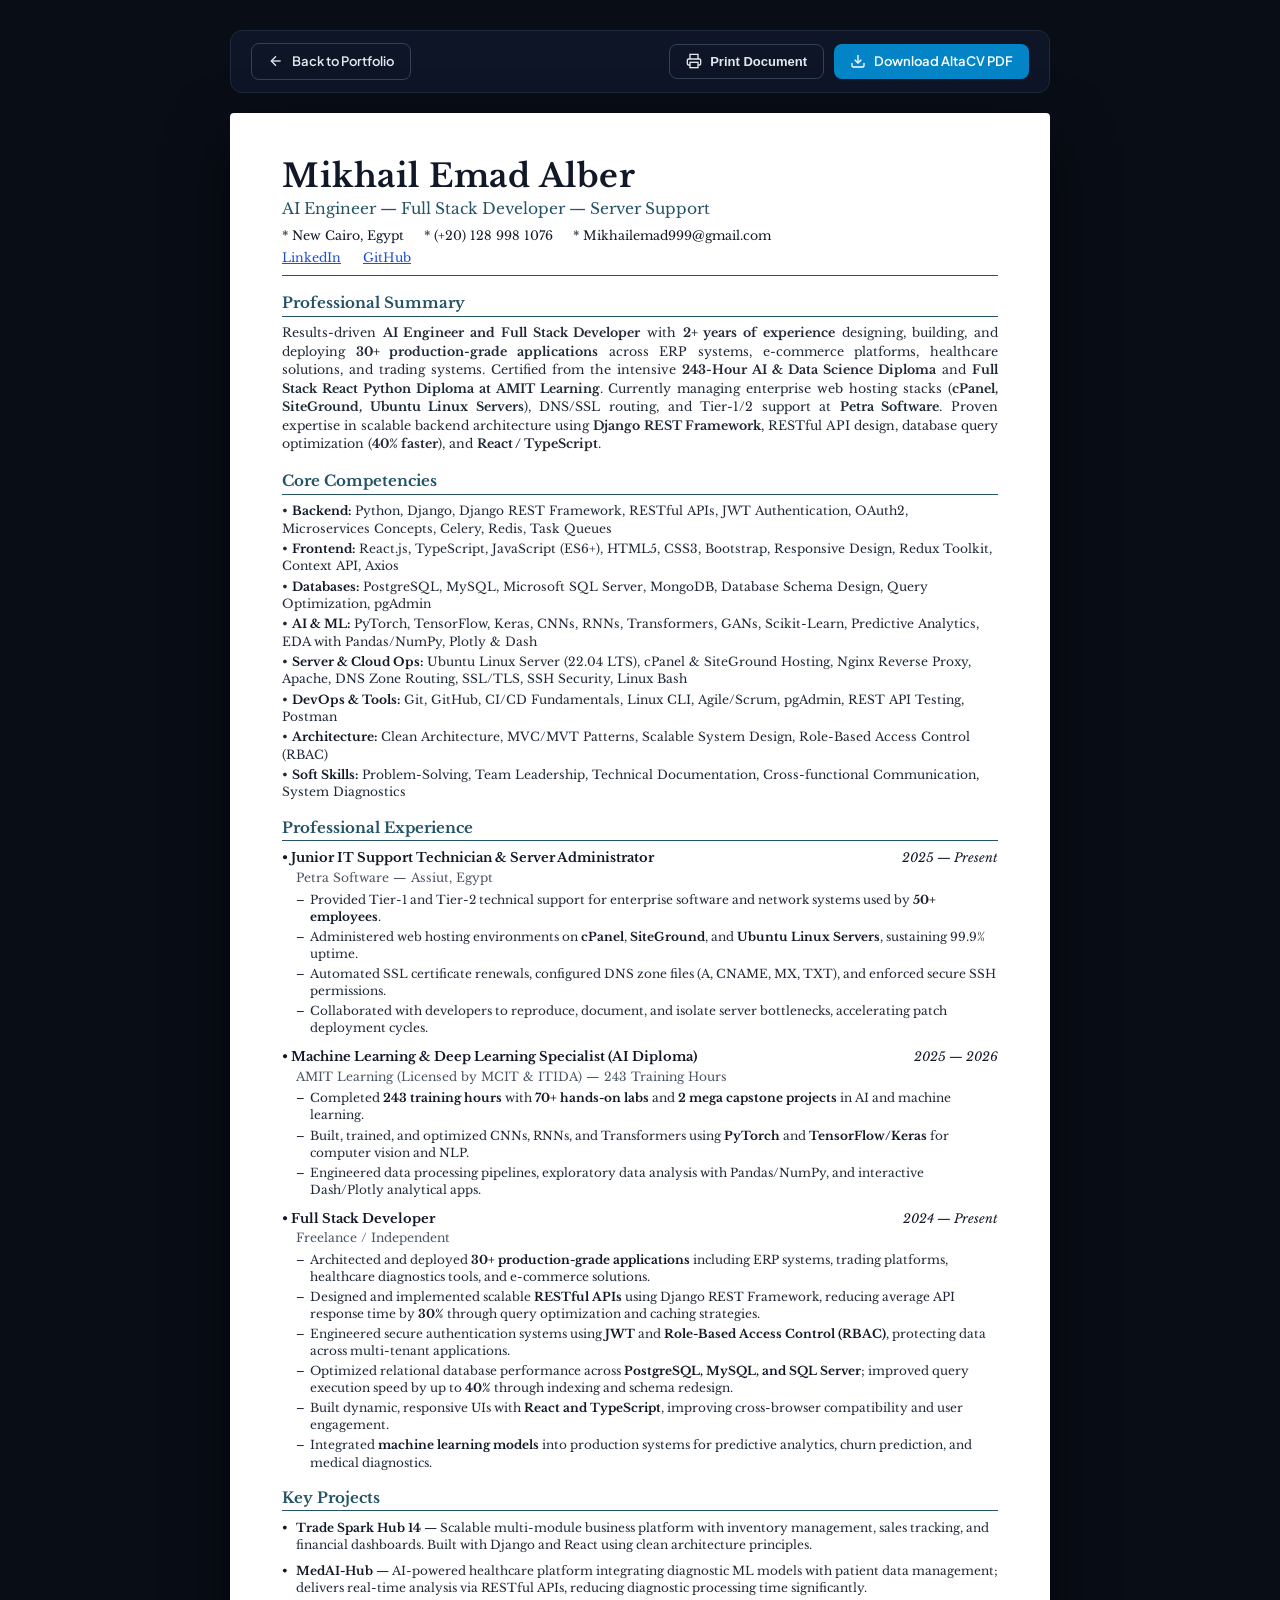
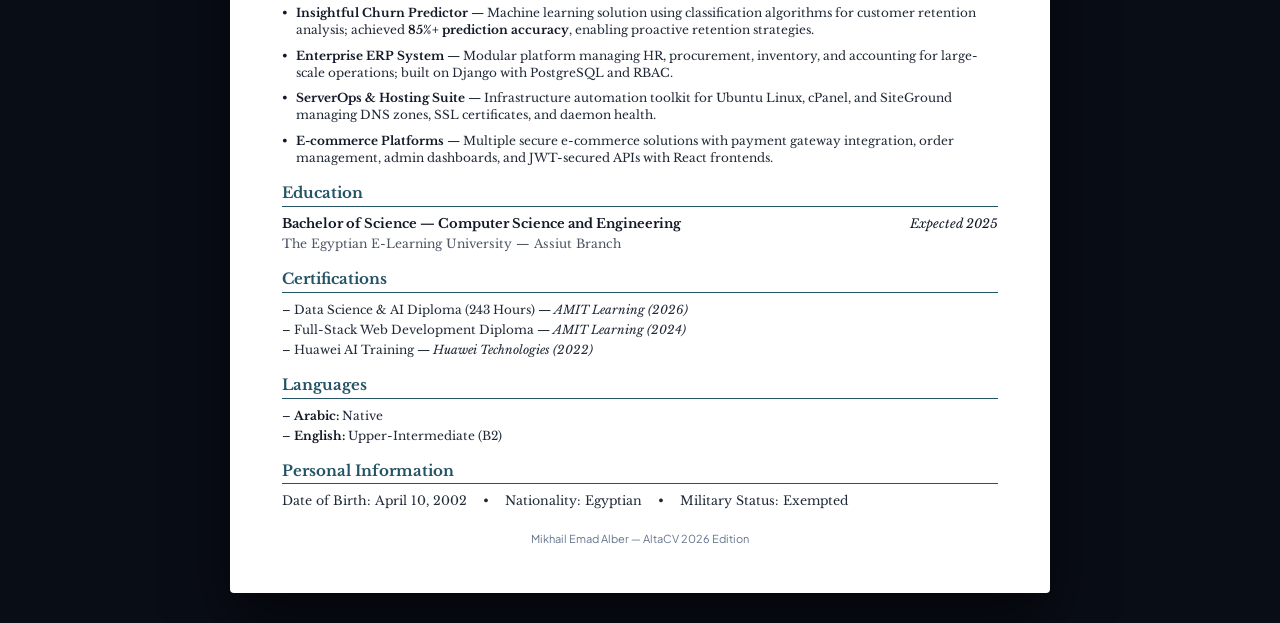
<file: cv.html>
<!DOCTYPE html>
<html lang="en">
<head>
  <meta charset="UTF-8">
  <meta name="viewport" content="width=device-width, initial-scale=1.0">
  <title>Mikhail Emad Alber - AltaCV 2026</title>
  <link rel="preconnect" href="https://fonts.googleapis.com">
  <link rel="preconnect" href="https://fonts.gstatic.com" crossorigin>
  <link href="https://fonts.googleapis.com/css2?family=Libre+Baskerville:ital,wght@0,400;0,700;1,400&family=Plus+Jakarta+Sans:wght@400;500;600;700&display=swap" rel="stylesheet">
  <style>
    :root {
      --bg: #090d16;
      --paper: #ffffff;
      --heading: #111827;
      --tagline: #245366;
      --text: #1f2937;
      --text-muted: #4b5563;
      --rule: #245366;
      --link: #1d4ed8;
    }

    * {
      box-sizing: border-box;
      margin: 0;
      padding: 0;
    }

    body {
      font-family: 'Libre Baskerville', 'Times New Roman', Times, serif;
      background-color: var(--bg);
      color: var(--text);
      line-height: 1.45;
      padding: 30px 15px;
      font-size: 13.5px;
    }

    .toolbar {
      max-width: 820px;
      margin: 0 auto 20px auto;
      display: flex;
      justify-content: space-between;
      align-items: center;
      background: #0e1526;
      padding: 12px 20px;
      border-radius: 12px;
      border: 1px solid #1e293b;
      font-family: 'Plus Jakarta Sans', sans-serif;
    }

    .btn {
      display: inline-flex;
      align-items: center;
      gap: 8px;
      padding: 8px 16px;
      border-radius: 8px;
      font-weight: 600;
      font-size: 13px;
      cursor: pointer;
      text-decoration: none;
      transition: all 0.2s ease;
    }

    .btn-primary {
      background: #0284c7;
      color: #fff;
      border: none;
    }

    .btn-primary:hover {
      background: #38bdf8;
      color: #000;
    }

    .btn-outline {
      background: transparent;
      color: #e2e8f0;
      border: 1px solid #334155;
    }

    .btn-outline:hover {
      background: rgba(255, 255, 255, 0.05);
      border-color: #38bdf8;
    }

    .cv-paper {
      max-width: 820px;
      margin: 0 auto;
      background: var(--paper);
      color: var(--text);
      border-radius: 4px;
      padding: 46px 52px;
      box-shadow: 0 25px 60px rgba(0, 0, 0, 0.6);
    }

    /* AltaCV Exact Header */
    .name-title {
      font-size: 32px;
      font-weight: 700;
      color: var(--heading);
      letter-spacing: 0.5px;
      line-height: 1.1;
      margin-bottom: 4px;
    }

    .tagline {
      font-size: 15.5px;
      font-weight: 400;
      color: var(--tagline);
      margin-bottom: 6px;
    }

    .contact-line {
      font-size: 12.5px;
      color: var(--heading);
      margin-bottom: 4px;
    }

    .links-line {
      font-size: 12.5px;
      color: var(--link);
      margin-bottom: 8px;
    }

    .links-line a {
      color: var(--link);
      text-decoration: underline;
      margin-right: 18px;
    }

    .header-rule {
      height: 1px;
      background: var(--rule);
      margin: 8px 0 16px 0;
      border: none;
    }

    /* AltaCV Section */
    .section-block {
      margin-bottom: 16px;
    }

    .section-heading {
      font-size: 15px;
      font-weight: 700;
      color: var(--tagline);
      margin-bottom: 2px;
    }

    .section-rule {
      height: 0.8px;
      background: var(--rule);
      margin-bottom: 8px;
      border: none;
    }

    .body-text {
      font-size: 12.5px;
      line-height: 1.48;
      text-align: justify;
      color: var(--text);
    }

    /* Core Competencies */
    .comp-list {
      display: flex;
      flex-direction: column;
      gap: 3px;
    }

    .comp-item {
      font-size: 12.2px;
      line-height: 1.42;
      color: var(--text);
    }

    .comp-item strong {
      color: var(--heading);
    }

    /* Experience Items */
    .exp-item {
      margin-bottom: 12px;
    }

    .exp-header-row {
      display: flex;
      justify-content: space-between;
      align-items: baseline;
      margin-bottom: 1px;
    }

    .job-role {
      font-weight: 700;
      font-size: 13px;
      color: var(--heading);
    }

    .job-dates {
      font-size: 12.5px;
      font-style: italic;
      color: var(--heading);
    }

    .company-name {
      font-size: 12.2px;
      color: var(--text-muted);
      margin-bottom: 4px;
      padding-left: 14px;
    }

    ul.dash-bullets {
      list-style-type: none;
      padding-left: 14px;
    }

    ul.dash-bullets li {
      position: relative;
      padding-left: 14px;
      margin-bottom: 3px;
      font-size: 12px;
      line-height: 1.42;
      color: var(--text);
    }

    ul.dash-bullets li::before {
      content: '–';
      position: absolute;
      left: 0;
      color: var(--text);
    }

    ul.dash-bullets li strong {
      color: var(--heading);
    }

    /* Key Projects */
    .proj-item {
      position: relative;
      padding-left: 14px;
      margin-bottom: 8px;
      font-size: 12px;
      line-height: 1.44;
      color: var(--text);
    }

    .proj-item::before {
      content: '•';
      position: absolute;
      left: 0;
      color: var(--heading);
      font-weight: bold;
    }

    .proj-item strong {
      color: var(--heading);
    }

    .page-footer {
      text-align: center;
      font-size: 11px;
      color: #64748b;
      margin-top: 20px;
      font-family: 'Plus Jakarta Sans', sans-serif;
    }

    @media print {
      body {
        background: #ffffff !important;
        padding: 0 !important;
      }
      .no-print {
        display: none !important;
      }
      .cv-paper {
        box-shadow: none !important;
        padding: 0 !important;
        max-width: 100% !important;
      }
    }
  </style>
</head>
<body>

  <div class="toolbar no-print">
    <div>
      <a href="index.html" class="btn btn-outline">
        <svg width="16" height="16" viewBox="0 0 24 24" fill="none" stroke="currentColor" stroke-width="2"><line x1="19" y1="12" x2="5" y2="12"></line><polyline points="12 19 5 12 12 5"></polyline></svg>
        Back to Portfolio
      </a>
    </div>
    <div style="display: flex; gap: 10px;">
      <button onclick="window.print()" class="btn btn-outline">
        <svg width="16" height="16" viewBox="0 0 24 24" fill="none" stroke="currentColor" stroke-width="2"><polyline points="6 9 6 2 18 2 18 9"></polyline><path d="M6 18H4a2 2 0 0 1-2-2v-5a2 2 0 0 1 2-2h16a2 2 0 0 1 2 2v5a2 2 0 0 1-2 2h-2"></path><rect x="6" y="14" width="12" height="8"></rect></svg>
        Print Document
      </button>
      <a href="Mikhail_Emad_Resume_2026.pdf" download="Mikhail_Emad_Resume_2026.pdf" class="btn btn-primary">
        <svg width="16" height="16" viewBox="0 0 24 24" fill="none" stroke="currentColor" stroke-width="2"><path d="M21 15v4a2 2 0 0 1-2 2H5a2 2 0 0 1-2-2v-4"></path><polyline points="7 10 12 15 17 10"></polyline><line x1="12" y1="15" x2="12" y2="3"></line></svg>
        Download AltaCV PDF
      </a>
    </div>
  </div>

  <div class="cv-paper">
    <!-- Header -->
    <div>
      <h1 class="name-title">Mikhail Emad Alber</h1>
      <div class="tagline">AI Engineer — Full Stack Developer — Server Support</div>
      <div class="contact-line">
        * New Cairo, Egypt &nbsp;&nbsp;&nbsp; * (+20) 128 998 1076 &nbsp;&nbsp;&nbsp; * Mikhailemad999@gmail.com
      </div>
      <div class="links-line">
        <a href="https://www.linkedin.com/in/mikhail-emad-b67805372" target="_blank">LinkedIn</a>
        <a href="https://github.com/mikhailemad999" target="_blank">GitHub</a>
      </div>
    </div>

    <hr class="header-rule">

    <!-- Professional Summary -->
    <div class="section-block">
      <div class="section-heading">Professional Summary</div>
      <hr class="section-rule">
      <p class="body-text">
        Results-driven <strong>AI Engineer and Full Stack Developer</strong> with <strong>2+ years of experience</strong> designing, building, and deploying <strong>30+ production-grade applications</strong> across ERP systems, e-commerce platforms, healthcare solutions, and trading systems. Certified from the intensive <strong>243-Hour AI & Data Science Diploma</strong> and <strong>Full Stack React Python Diploma at AMIT Learning</strong>. Currently managing enterprise web hosting stacks (<strong>cPanel, SiteGround, Ubuntu Linux Servers</strong>), DNS/SSL routing, and Tier-1/2 support at <strong>Petra Software</strong>. Proven expertise in scalable backend architecture using <strong>Django REST Framework</strong>, RESTful API design, database query optimization (<strong>40% faster</strong>), and <strong>React / TypeScript</strong>.
      </p>
    </div>

    <!-- Core Competencies -->
    <div class="section-block">
      <div class="section-heading">Core Competencies</div>
      <hr class="section-rule">
      <div class="comp-list">
        <div class="comp-item">• <strong>Backend:</strong> Python, Django, Django REST Framework, RESTful APIs, JWT Authentication, OAuth2, Microservices Concepts, Celery, Redis, Task Queues</div>
        <div class="comp-item">• <strong>Frontend:</strong> React.js, TypeScript, JavaScript (ES6+), HTML5, CSS3, Bootstrap, Responsive Design, Redux Toolkit, Context API, Axios</div>
        <div class="comp-item">• <strong>Databases:</strong> PostgreSQL, MySQL, Microsoft SQL Server, MongoDB, Database Schema Design, Query Optimization, pgAdmin</div>
        <div class="comp-item">• <strong>AI & ML:</strong> PyTorch, TensorFlow, Keras, CNNs, RNNs, Transformers, GANs, Scikit-Learn, Predictive Analytics, EDA with Pandas/NumPy, Plotly & Dash</div>
        <div class="comp-item">• <strong>Server & Cloud Ops:</strong> Ubuntu Linux Server (22.04 LTS), cPanel & SiteGround Hosting, Nginx Reverse Proxy, Apache, DNS Zone Routing, SSL/TLS, SSH Security, Linux Bash</div>
        <div class="comp-item">• <strong>DevOps & Tools:</strong> Git, GitHub, CI/CD Fundamentals, Linux CLI, Agile/Scrum, pgAdmin, REST API Testing, Postman</div>
        <div class="comp-item">• <strong>Architecture:</strong> Clean Architecture, MVC/MVT Patterns, Scalable System Design, Role-Based Access Control (RBAC)</div>
        <div class="comp-item">• <strong>Soft Skills:</strong> Problem-Solving, Team Leadership, Technical Documentation, Cross-functional Communication, System Diagnostics</div>
      </div>
    </div>

    <!-- Professional Experience -->
    <div class="section-block">
      <div class="section-heading">Professional Experience</div>
      <hr class="section-rule">
      
      <!-- Experience 1: Petra Software -->
      <div class="exp-item">
        <div class="exp-header-row">
          <span class="job-role">• Junior IT Support Technician & Server Administrator</span>
          <span class="job-dates">2025 — Present</span>
        </div>
        <div class="company-name">Petra Software — Assiut, Egypt</div>
        <ul class="dash-bullets">
          <li>Provided Tier-1 and Tier-2 technical support for enterprise software and network systems used by <strong>50+ employees</strong>.</li>
          <li>Administered web hosting environments on <strong>cPanel</strong>, <strong>SiteGround</strong>, and <strong>Ubuntu Linux Servers</strong>, sustaining 99.9% uptime.</li>
          <li>Automated SSL certificate renewals, configured DNS zone files (A, CNAME, MX, TXT), and enforced secure SSH permissions.</li>
          <li>Collaborated with developers to reproduce, document, and isolate server bottlenecks, accelerating patch deployment cycles.</li>
        </ul>
      </div>

      <!-- Experience 2: ML Specialist AMIT -->
      <div class="exp-item">
        <div class="exp-header-row">
          <span class="job-role">• Machine Learning & Deep Learning Specialist (AI Diploma)</span>
          <span class="job-dates">2025 — 2026</span>
        </div>
        <div class="company-name">AMIT Learning (Licensed by MCIT & ITIDA) — 243 Training Hours</div>
        <ul class="dash-bullets">
          <li>Completed <strong>243 training hours</strong> with <strong>70+ hands-on labs</strong> and <strong>2 mega capstone projects</strong> in AI and machine learning.</li>
          <li>Built, trained, and optimized CNNs, RNNs, and Transformers using <strong>PyTorch</strong> and <strong>TensorFlow/Keras</strong> for computer vision and NLP.</li>
          <li>Engineered data processing pipelines, exploratory data analysis with Pandas/NumPy, and interactive Dash/Plotly analytical apps.</li>
        </ul>
      </div>

      <!-- Experience 3: Freelance Full Stack -->
      <div class="exp-item">
        <div class="exp-header-row">
          <span class="job-role">• Full Stack Developer</span>
          <span class="job-dates">2024 — Present</span>
        </div>
        <div class="company-name">Freelance / Independent</div>
        <ul class="dash-bullets">
          <li>Architected and deployed <strong>30+ production-grade applications</strong> including ERP systems, trading platforms, healthcare diagnostics tools, and e-commerce solutions.</li>
          <li>Designed and implemented scalable <strong>RESTful APIs</strong> using Django REST Framework, reducing average API response time by <strong>30%</strong> through query optimization and caching strategies.</li>
          <li>Engineered secure authentication systems using <strong>JWT</strong> and <strong>Role-Based Access Control (RBAC)</strong>, protecting data across multi-tenant applications.</li>
          <li>Optimized relational database performance across <strong>PostgreSQL, MySQL, and SQL Server</strong>; improved query execution speed by up to <strong>40%</strong> through indexing and schema redesign.</li>
          <li>Built dynamic, responsive UIs with <strong>React and TypeScript</strong>, improving cross-browser compatibility and user engagement.</li>
          <li>Integrated <strong>machine learning models</strong> into production systems for predictive analytics, churn prediction, and medical diagnostics.</li>
        </ul>
      </div>
    </div>

    <!-- Key Projects -->
    <div class="section-block">
      <div class="section-heading">Key Projects</div>
      <hr class="section-rule">
      
      <div class="proj-item">
        <strong>Trade Spark Hub 14</strong> — Scalable multi-module business platform with inventory management, sales tracking, and financial dashboards. Built with Django and React using clean architecture principles.
      </div>
      <div class="proj-item">
        <strong>MedAI-Hub</strong> — AI-powered healthcare platform integrating diagnostic ML models with patient data management; delivers real-time analysis via RESTful APIs, reducing diagnostic processing time significantly.
      </div>
      <div class="proj-item">
        <strong>Insightful Churn Predictor</strong> — Machine learning solution using classification algorithms for customer retention analysis; achieved <strong>85%+ prediction accuracy</strong>, enabling proactive retention strategies.
      </div>
      <div class="proj-item">
        <strong>Enterprise ERP System</strong> — Modular platform managing HR, procurement, inventory, and accounting for large-scale operations; built on Django with PostgreSQL and RBAC.
      </div>
      <div class="proj-item">
        <strong>ServerOps & Hosting Suite</strong> — Infrastructure automation toolkit for Ubuntu Linux, cPanel, and SiteGround managing DNS zones, SSL certificates, and daemon health.
      </div>
      <div class="proj-item">
        <strong>E-commerce Platforms</strong> — Multiple secure e-commerce solutions with payment gateway integration, order management, admin dashboards, and JWT-secured APIs with React frontends.
      </div>
    </div>

    <!-- Education -->
    <div class="section-block">
      <div class="section-heading">Education</div>
      <hr class="section-rule">
      <div class="exp-header-row">
        <span class="job-role">Bachelor of Science — Computer Science and Engineering</span>
        <span class="job-dates">Expected 2025</span>
      </div>
      <div class="company-name" style="padding-left: 0;">The Egyptian E-Learning University — Assiut Branch</div>
    </div>

    <!-- Certifications -->
    <div class="section-block">
      <div class="section-heading">Certifications</div>
      <hr class="section-rule">
      <ul class="dash-bullets" style="padding-left: 0;">
        <li style="padding-left: 12px;">Data Science & AI Diploma (243 Hours) — <em>AMIT Learning (2026)</em></li>
        <li style="padding-left: 12px;">Full-Stack Web Development Diploma — <em>AMIT Learning (2024)</em></li>
        <li style="padding-left: 12px;">Huawei AI Training — <em>Huawei Technologies (2022)</em></li>
      </ul>
    </div>

    <!-- Languages -->
    <div class="section-block">
      <div class="section-heading">Languages</div>
      <hr class="section-rule">
      <ul class="dash-bullets" style="padding-left: 0;">
        <li style="padding-left: 12px;"><strong>Arabic:</strong> Native</li>
        <li style="padding-left: 12px;"><strong>English:</strong> Upper-Intermediate (B2)</li>
      </ul>
    </div>

    <!-- Personal Information -->
    <div class="section-block">
      <div class="section-heading">Personal Information</div>
      <hr class="section-rule">
      <p class="body-text">
        Date of Birth: April 10, 2002 &nbsp;&nbsp;&nbsp;•&nbsp;&nbsp;&nbsp; Nationality: Egyptian &nbsp;&nbsp;&nbsp;•&nbsp;&nbsp;&nbsp; Military Status: Exempted
      </p>
    </div>

    <div class="page-footer no-print">
      Mikhail Emad Alber — AltaCV 2026 Edition
    </div>

  </div>

</body>
</html>
</file>
<file: style.css>
/* ==========================================================================
   MIKHAIL EMAD ALBER - PORTFOLIO DESIGN SYSTEM
   Aesthetic: Deep Obsidian Cyber-Chic / High-Craft Engineering
   Rules: Non-generic typography, deliberate contrast, glassmorphic translucency
   ========================================================================== */

:root {
  /* Core Color Palette */
  --bg-black: #04060a;
  --bg-deep: #080c14;
  --bg-card: rgba(13, 19, 33, 0.75);
  --bg-card-hover: rgba(20, 29, 51, 0.9);
  --bg-card-solid: #0d1321;
  --bg-pill: rgba(255, 255, 255, 0.04);
  
  /* Vibrant Technical Accents */
  --neon-cyan: #00f2fe;
  --neon-cyan-glow: rgba(0, 242, 254, 0.35);
  --electric-blue: #38bdf8;
  --cyber-indigo: #6366f1;
  --matrix-emerald: #10b981;
  --matrix-emerald-glow: rgba(16, 185, 129, 0.25);
  --server-amber: #f59e0b;
  --accent-purple: #a855f7;
  
  /* Text System */
  --text-primary: #f8fafc;
  --text-secondary: #94a3b8;
  --text-muted: #64748b;
  --text-dim: #475569;

  /* Borders & Dividers */
  --border-subtle: rgba(255, 255, 255, 0.08);
  --border-card: rgba(56, 189, 248, 0.15);
  --border-glow: rgba(0, 242, 254, 0.45);
  
  /* Shadows & Elevations */
  --shadow-sm: 0 2px 8px rgba(0, 0, 0, 0.4);
  --shadow-md: 0 10px 30px -10px rgba(0, 0, 0, 0.7);
  --shadow-lg: 0 20px 40px -15px rgba(0, 242, 254, 0.15);
  --shadow-cyan: 0 0 25px rgba(0, 242, 254, 0.3);
  --shadow-emerald: 0 0 25px rgba(16, 185, 129, 0.25);

  /* Typography */
  --font-display: 'Space Grotesk', -apple-system, sans-serif;
  --font-body: 'Plus Jakarta Sans', -apple-system, sans-serif;
  --font-code: 'JetBrains Mono', monospace;

  /* Sizing & Transitions */
  --nav-height: 72px;
  --container-max: 1240px;
  --radius-sm: 8px;
  --radius-md: 14px;
  --radius-lg: 20px;
  --radius-full: 9999px;
  --transition-fast: 0.18s cubic-bezier(0.16, 1, 0.3, 1);
  --transition-smooth: 0.3s cubic-bezier(0.16, 1, 0.3, 1);
  --transition-bounce: 0.5s cubic-bezier(0.34, 1.56, 0.64, 1);
}

/* Reset & Base Setup */
*, *::before, *::after {
  box-sizing: border-box;
  margin: 0;
  padding: 0;
}

html {
  scroll-behavior: smooth;
  color-scheme: dark;
}

body {
  font-family: var(--font-body);
  background-color: var(--bg-black);
  color: var(--text-primary);
  line-height: 1.6;
  overflow-x: hidden;
  position: relative;
  -webkit-font-smoothing: antialiased;
  -moz-osx-font-smoothing: grayscale;
}

/* Interactive Canvas Background */
#particle-canvas {
  position: fixed;
  top: 0;
  left: 0;
  width: 100vw;
  height: 100vh;
  z-index: -2;
  pointer-events: none;
  opacity: 0.7;
}

/* Ambient Radial Mesh Lights */
.ambient-glow {
  position: fixed;
  border-radius: 50%;
  filter: blur(130px);
  pointer-events: none;
  z-index: -1;
  opacity: 0.18;
}

.glow-1 {
  top: -10%;
  left: 15%;
  width: 600px;
  height: 600px;
  background: radial-gradient(circle, var(--neon-cyan), transparent 70%);
}

.glow-2 {
  top: 40%;
  right: -10%;
  width: 700px;
  height: 700px;
  background: radial-gradient(circle, var(--cyber-indigo), transparent 70%);
}

.glow-3 {
  bottom: 5%;
  left: -5%;
  width: 550px;
  height: 550px;
  background: radial-gradient(circle, var(--matrix-emerald), transparent 70%);
}

/* Layout Container */
.container {
  width: 100%;
  max-width: var(--container-max);
  margin: 0 auto;
  padding: 0 24px;
}

/* Typography Presets */
h1, h2, h3, h4, h5, h6 {
  font-family: var(--font-display);
  font-weight: 700;
  color: #ffffff;
  line-height: 1.2;
}

.gradient-text {
  background: linear-gradient(135deg, #ffffff 0%, var(--neon-cyan) 50%, var(--electric-blue) 100%);
  -webkit-background-clip: text;
  -webkit-text-fill-color: transparent;
  display: inline-block;
}

.gradient-text-emerald {
  background: linear-gradient(135deg, #ffffff 0%, var(--matrix-emerald) 60%, var(--neon-cyan) 100%);
  -webkit-background-clip: text;
  -webkit-text-fill-color: transparent;
  display: inline-block;
}

/* Section Header Structure */
.section {
  padding: 100px 0;
  position: relative;
}

.section-header {
  text-align: center;
  max-width: 680px;
  margin: 0 auto 60px auto;
}

.section-tag {
  display: inline-flex;
  align-items: center;
  gap: 8px;
  padding: 6px 14px;
  background: rgba(0, 242, 254, 0.08);
  border: 1px solid rgba(0, 242, 254, 0.25);
  border-radius: var(--radius-full);
  font-size: 12px;
  font-weight: 600;
  text-transform: uppercase;
  letter-spacing: 1.2px;
  color: var(--neon-cyan);
  margin-bottom: 16px;
}

.section-title {
  font-size: clamp(28px, 4vw, 42px);
  margin-bottom: 16px;
  letter-spacing: -0.5px;
}

.section-desc {
  color: var(--text-secondary);
  font-size: 16px;
  line-height: 1.6;
}

/* ==========================================================================
   NAVIGATION BAR
   ========================================================================== */
.navbar {
  position: fixed;
  top: 16px;
  left: 0;
  right: 0;
  z-index: 100;
  padding: 0 24px;
}

.nav-container {
  max-width: var(--container-max);
  margin: 0 auto;
  display: flex;
  align-items: center;
  justify-content: space-between;
  background: rgba(8, 12, 20, 0.75);
  backdrop-filter: blur(20px);
  -webkit-backdrop-filter: blur(20px);
  border: 1px solid var(--border-subtle);
  border-radius: var(--radius-full);
  padding: 10px 24px;
  box-shadow: 0 10px 30px rgba(0, 0, 0, 0.5);
  transition: all var(--transition-smooth);
}

.nav-container:hover {
  border-color: rgba(0, 242, 254, 0.25);
  box-shadow: 0 10px 35px rgba(0, 242, 254, 0.1);
}

.nav-logo {
  display: flex;
  align-items: center;
  gap: 10px;
  text-decoration: none;
  color: #fff;
  font-family: var(--font-display);
  font-weight: 700;
  font-size: 18px;
  letter-spacing: -0.5px;
}

.logo-badge {
  width: 34px;
  height: 34px;
  border-radius: 10px;
  background: linear-gradient(135deg, var(--neon-cyan), var(--cyber-indigo));
  display: flex;
  align-items: center;
  justify-content: center;
  color: #04060a;
  font-weight: 800;
  font-size: 15px;
  box-shadow: 0 0 15px var(--neon-cyan-glow);
}

.nav-links {
  display: flex;
  align-items: center;
  gap: 32px;
  list-style: none;
}

.nav-link {
  text-decoration: none;
  color: var(--text-secondary);
  font-size: 14px;
  font-weight: 500;
  transition: color var(--transition-fast);
  position: relative;
  padding: 4px 0;
}

.nav-link:hover, .nav-link.active {
  color: #ffffff;
}

.nav-link::after {
  content: '';
  position: absolute;
  bottom: 0;
  left: 0;
  width: 0;
  height: 2px;
  background: linear-gradient(90deg, var(--neon-cyan), var(--electric-blue));
  transition: width var(--transition-smooth);
  border-radius: 2px;
}

.nav-link:hover::after, .nav-link.active::after {
  width: 100%;
}

.nav-actions {
  display: flex;
  align-items: center;
  gap: 12px;
}

/* Mobile Nav Toggle */
.mobile-toggle {
  display: none;
  background: transparent;
  border: 1px solid var(--border-subtle);
  color: var(--text-primary);
  width: 40px;
  height: 40px;
  border-radius: 10px;
  cursor: pointer;
  align-items: center;
  justify-content: center;
}

/* ==========================================================================
   BUTTONS & CTAS
   ========================================================================== */
.btn {
  display: inline-flex;
  align-items: center;
  justify-content: center;
  gap: 10px;
  padding: 12px 24px;
  border-radius: var(--radius-md);
  font-family: var(--font-body);
  font-weight: 600;
  font-size: 14px;
  text-decoration: none;
  cursor: pointer;
  transition: all var(--transition-smooth);
  position: relative;
  overflow: hidden;
  border: none;
  min-height: 44px; /* Touch target */
}

.btn-primary {
  background: linear-gradient(135deg, var(--neon-cyan), #0284c7);
  color: #04060a;
  font-weight: 700;
  box-shadow: 0 4px 20px var(--neon-cyan-glow);
}

.btn-primary:hover {
  transform: translateY(-2px);
  box-shadow: 0 8px 30px rgba(0, 242, 254, 0.5);
  color: #000;
}

.btn-secondary {
  background: rgba(255, 255, 255, 0.05);
  color: #ffffff;
  border: 1px solid var(--border-subtle);
  backdrop-filter: blur(10px);
}

.btn-secondary:hover {
  background: rgba(255, 255, 255, 0.1);
  border-color: var(--neon-cyan);
  color: var(--neon-cyan);
  transform: translateY(-2px);
}

.btn-emerald {
  background: linear-gradient(135deg, var(--matrix-emerald), #059669);
  color: #ffffff;
  font-weight: 700;
  box-shadow: 0 4px 20px var(--matrix-emerald-glow);
}

.btn-emerald:hover {
  transform: translateY(-2px);
  box-shadow: 0 8px 30px rgba(16, 185, 129, 0.45);
}

.btn-sm {
  padding: 8px 16px;
  font-size: 13px;
  min-height: 38px;
  border-radius: var(--radius-sm);
}

.btn-icon {
  width: 42px;
  height: 42px;
  padding: 0;
  border-radius: var(--radius-md);
  display: inline-flex;
  align-items: center;
  justify-content: center;
}

/* ==========================================================================
   HERO SECTION
   ========================================================================== */
.hero-section {
  min-height: 100vh;
  display: flex;
  align-items: center;
  padding-top: calc(var(--nav-height) + 60px);
  padding-bottom: 60px;
  position: relative;
}

.hero-grid {
  display: grid;
  grid-template-columns: 1.15fr 0.85fr;
  gap: 48px;
  align-items: center;
}

.hero-content {
  display: flex;
  flex-direction: column;
  align-items: flex-start;
}

.status-pill {
  display: inline-flex;
  align-items: center;
  gap: 8px;
  padding: 6px 16px;
  background: rgba(16, 185, 129, 0.1);
  border: 1px solid rgba(16, 185, 129, 0.3);
  border-radius: var(--radius-full);
  font-size: 13px;
  font-weight: 600;
  color: var(--matrix-emerald);
  margin-bottom: 24px;
}

.status-dot {
  width: 8px;
  height: 8px;
  border-radius: 50%;
  background: var(--matrix-emerald);
  box-shadow: 0 0 10px var(--matrix-emerald);
  animation: pulseEmerald 2s infinite ease-in-out;
}

@keyframes pulseEmerald {
  0%, 100% { transform: scale(1); opacity: 1; }
  50% { transform: scale(1.4); opacity: 0.6; }
}

.hero-title {
  font-size: clamp(34px, 5.5vw, 62px);
  font-weight: 800;
  letter-spacing: -1.5px;
  margin-bottom: 12px;
  line-height: 1.1;
}

.hero-role-wrapper {
  font-size: clamp(20px, 3vw, 28px);
  font-family: var(--font-display);
  font-weight: 600;
  color: var(--text-secondary);
  margin-bottom: 20px;
  display: flex;
  align-items: center;
  gap: 8px;
  flex-wrap: wrap;
}

.typed-role {
  color: var(--neon-cyan);
  position: relative;
}

.hero-bio {
  font-size: 17px;
  color: var(--text-secondary);
  line-height: 1.7;
  max-width: 580px;
  margin-bottom: 32px;
}

.hero-highlight {
  color: #fff;
  font-weight: 600;
}

.hero-ctas {
  display: flex;
  gap: 16px;
  flex-wrap: wrap;
  margin-bottom: 36px;
}

.hero-socials {
  display: flex;
  align-items: center;
  gap: 14px;
}

.social-link {
  width: 42px;
  height: 42px;
  border-radius: 12px;
  background: rgba(255, 255, 255, 0.03);
  border: 1px solid var(--border-subtle);
  color: var(--text-secondary);
  display: flex;
  align-items: center;
  justify-content: center;
  text-decoration: none;
  transition: all var(--transition-fast);
}

.social-link:hover {
  color: var(--neon-cyan);
  border-color: var(--neon-cyan);
  background: rgba(0, 242, 254, 0.08);
  transform: translateY(-3px);
  box-shadow: 0 4px 15px rgba(0, 242, 254, 0.2);
}

/* Hero Right Interactive 3D Server Console Card */
.hero-card-container {
  perspective: 1000px;
}

.hero-terminal-card {
  background: rgba(11, 16, 28, 0.85);
  backdrop-filter: blur(25px);
  border: 1px solid rgba(56, 189, 248, 0.2);
  border-radius: var(--radius-lg);
  box-shadow: var(--shadow-md), 0 0 40px rgba(0, 242, 254, 0.08);
  overflow: hidden;
  transition: transform var(--transition-smooth), border-color var(--transition-smooth);
}

.hero-terminal-card:hover {
  border-color: rgba(0, 242, 254, 0.4);
  transform: translateY(-4px);
}

.terminal-header {
  background: rgba(5, 8, 15, 0.95);
  padding: 12px 18px;
  display: flex;
  align-items: center;
  justify-content: space-between;
  border-bottom: 1px solid var(--border-subtle);
}

.terminal-dots {
  display: flex;
  gap: 6px;
}

.t-dot {
  width: 10px;
  height: 10px;
  border-radius: 50%;
}
.t-red { background: #ef4444; }
.t-yellow { background: #f59e0b; }
.t-green { background: #10b981; }

.terminal-title {
  font-family: var(--font-code);
  font-size: 12px;
  color: var(--text-muted);
}

.terminal-badge {
  font-size: 11px;
  font-family: var(--font-code);
  color: var(--neon-cyan);
  background: rgba(0, 242, 254, 0.1);
  padding: 2px 8px;
  border-radius: 4px;
}

.terminal-body {
  padding: 20px;
  font-family: var(--font-code);
  font-size: 13px;
  line-height: 1.6;
  color: #cbd5e1;
}

.term-row {
  margin-bottom: 10px;
}

.term-prompt {
  color: var(--matrix-emerald);
  font-weight: 600;
}

.term-cmd {
  color: #ffffff;
}

.term-out {
  color: var(--text-secondary);
  padding-left: 12px;
  border-left: 2px solid rgba(0, 242, 254, 0.2);
  margin-top: 4px;
}

.term-pill-list {
  display: flex;
  flex-wrap: wrap;
  gap: 6px;
  margin-top: 6px;
  padding-left: 12px;
}

.term-tag {
  background: rgba(255, 255, 255, 0.05);
  border: 1px solid rgba(255, 255, 255, 0.1);
  color: var(--electric-blue);
  font-size: 11px;
  padding: 2px 8px;
  border-radius: 4px;
}

.term-tag.emerald {
  color: var(--matrix-emerald);
  border-color: rgba(16, 185, 129, 0.3);
  background: rgba(16, 185, 129, 0.1);
}

.cursor-blink {
  display: inline-block;
  width: 8px;
  height: 15px;
  background: var(--neon-cyan);
  vertical-align: middle;
  animation: blink 1s infinite step-start;
}

@keyframes blink {
  50% { opacity: 0; }
}

/* ==========================================================================
   METRICS & STATS STRIP
   ========================================================================== */
.stats-strip {
  position: relative;
  z-index: 10;
  margin-top: -20px;
  margin-bottom: 60px;
}

.stats-grid {
  display: grid;
  grid-template-columns: repeat(5, 1fr);
  gap: 16px;
  background: rgba(11, 16, 28, 0.8);
  backdrop-filter: blur(20px);
  border: 1px solid var(--border-subtle);
  border-radius: var(--radius-lg);
  padding: 24px 30px;
  box-shadow: var(--shadow-md);
}

.stat-item {
  text-align: center;
  position: relative;
}

.stat-item:not(:last-child)::after {
  content: '';
  position: absolute;
  right: 0;
  top: 15%;
  height: 70%;
  width: 1px;
  background: var(--border-subtle);
}

.stat-number {
  font-family: var(--font-display);
  font-size: clamp(26px, 3.5vw, 36px);
  font-weight: 800;
  color: #fff;
  line-height: 1.1;
  margin-bottom: 4px;
  display: flex;
  align-items: center;
  justify-content: center;
  gap: 2px;
}

.stat-plus {
  color: var(--neon-cyan);
}

.stat-label {
  font-size: 13px;
  font-weight: 600;
  color: var(--text-secondary);
  text-transform: uppercase;
  letter-spacing: 0.5px;
}

/* ==========================================================================
   WORK EXPERIENCE TIMELINE (Petra Software & Full Stack)
   ========================================================================== */
.timeline {
  position: relative;
  max-width: 900px;
  margin: 0 auto;
}

.timeline::before {
  content: '';
  position: absolute;
  top: 0;
  bottom: 0;
  left: 30px;
  width: 2px;
  background: linear-gradient(180deg, var(--neon-cyan) 0%, var(--cyber-indigo) 50%, var(--matrix-emerald) 100%);
  opacity: 0.3;
}

.timeline-item {
  position: relative;
  padding-left: 80px;
  margin-bottom: 48px;
}

.timeline-item:last-child {
  margin-bottom: 0;
}

.timeline-dot {
  position: absolute;
  left: 19px;
  top: 24px;
  width: 24px;
  height: 24px;
  border-radius: 50%;
  background: var(--bg-black);
  border: 2px solid var(--neon-cyan);
  display: flex;
  align-items: center;
  justify-content: center;
  box-shadow: 0 0 15px var(--neon-cyan-glow);
  z-index: 2;
}

.timeline-dot.emerald {
  border-color: var(--matrix-emerald);
  box-shadow: 0 0 15px var(--matrix-emerald-glow);
}

.timeline-dot::after {
  content: '';
  width: 8px;
  height: 8px;
  border-radius: 50%;
  background: var(--neon-cyan);
}

.timeline-dot.emerald::after {
  background: var(--matrix-emerald);
}

.timeline-card {
  background: var(--bg-card);
  backdrop-filter: blur(15px);
  border: 1px solid var(--border-subtle);
  border-radius: var(--radius-lg);
  padding: 30px;
  transition: all var(--transition-smooth);
}

.timeline-card:hover {
  background: var(--bg-card-hover);
  border-color: rgba(0, 242, 254, 0.3);
  transform: translateX(4px);
  box-shadow: var(--shadow-md);
}

.exp-badge-row {
  display: flex;
  align-items: center;
  justify-content: space-between;
  flex-wrap: wrap;
  gap: 12px;
  margin-bottom: 12px;
}

.exp-role-title {
  font-size: 20px;
  color: #fff;
  font-weight: 700;
}

.exp-date-badge {
  font-family: var(--font-code);
  font-size: 12px;
  font-weight: 600;
  color: var(--neon-cyan);
  background: rgba(0, 242, 254, 0.08);
  border: 1px solid rgba(0, 242, 254, 0.2);
  padding: 4px 12px;
  border-radius: var(--radius-full);
}

.exp-company-sub {
  font-size: 15px;
  font-weight: 600;
  color: var(--electric-blue);
  margin-bottom: 16px;
  display: flex;
  align-items: center;
  gap: 6px;
}

.exp-bullet-list {
  list-style: none;
  margin-bottom: 20px;
}

.exp-bullet-list li {
  position: relative;
  padding-left: 22px;
  margin-bottom: 10px;
  color: var(--text-secondary);
  font-size: 14.5px;
}

.exp-bullet-list li::before {
  content: '▹';
  position: absolute;
  left: 0;
  color: var(--neon-cyan);
  font-weight: 700;
}

.exp-tags-cluster {
  display: flex;
  flex-wrap: wrap;
  gap: 8px;
  padding-top: 14px;
  border-top: 1px solid var(--border-subtle);
}

.exp-tag {
  font-size: 12px;
  font-weight: 500;
  color: #cbd5e1;
  background: rgba(255, 255, 255, 0.04);
  border: 1px solid var(--border-subtle);
  padding: 4px 10px;
  border-radius: var(--radius-sm);
}

/* ==========================================================================
   TECHNICAL SKILLS MATRIX (Interactive Tabs & Bento Grid)
   ========================================================================== */
.skills-grid-bento {
  display: grid;
  grid-template-columns: repeat(3, 1fr);
  gap: 24px;
}

.skill-bento-card {
  background: var(--bg-card);
  backdrop-filter: blur(15px);
  border: 1px solid var(--border-subtle);
  border-radius: var(--radius-lg);
  padding: 28px;
  transition: all var(--transition-smooth);
  display: flex;
  flex-direction: column;
  justify-content: space-between;
}

.skill-bento-card:hover {
  background: var(--bg-card-hover);
  border-color: rgba(56, 189, 248, 0.3);
  transform: translateY(-4px);
  box-shadow: 0 15px 35px rgba(0, 0, 0, 0.5);
}

.skill-bento-card.featured {
  grid-column: span 2;
  background: linear-gradient(135deg, rgba(13, 19, 33, 0.9), rgba(15, 23, 42, 0.8));
  border-color: rgba(0, 242, 254, 0.25);
}

.skill-card-top {
  display: flex;
  align-items: center;
  gap: 14px;
  margin-bottom: 20px;
}

.skill-icon-box {
  width: 48px;
  height: 48px;
  border-radius: 14px;
  background: rgba(0, 242, 254, 0.08);
  border: 1px solid rgba(0, 242, 254, 0.2);
  color: var(--neon-cyan);
  display: flex;
  align-items: center;
  justify-content: center;
}

.skill-icon-box.emerald {
  background: rgba(16, 185, 129, 0.08);
  border-color: rgba(16, 185, 129, 0.2);
  color: var(--matrix-emerald);
}

.skill-icon-box.purple {
  background: rgba(168, 85, 247, 0.08);
  border-color: rgba(168, 85, 247, 0.2);
  color: var(--accent-purple);
}

.skill-icon-box.amber {
  background: rgba(245, 158, 11, 0.08);
  border-color: rgba(245, 158, 11, 0.2);
  color: var(--server-amber);
}

.skill-card-title {
  font-size: 18px;
  color: #fff;
  font-weight: 700;
}

.skill-card-subtitle {
  font-size: 12.5px;
  color: var(--text-muted);
}

.skill-item-row {
  margin-bottom: 14px;
}

.skill-item-info {
  display: flex;
  justify-content: space-between;
  font-size: 13.5px;
  margin-bottom: 6px;
}

.skill-item-name {
  color: var(--text-primary);
  font-weight: 600;
}

.skill-item-level {
  color: var(--neon-cyan);
  font-family: var(--font-code);
  font-size: 12px;
}

.skill-bar-track {
  width: 100%;
  height: 6px;
  background: rgba(255, 255, 255, 0.05);
  border-radius: 4px;
  overflow: hidden;
}

.skill-bar-fill {
  height: 100%;
  border-radius: 4px;
  background: linear-gradient(90deg, var(--neon-cyan), var(--electric-blue));
  transition: width 1.2s cubic-bezier(0.16, 1, 0.3, 1);
}

.skill-bar-fill.emerald {
  background: linear-gradient(90deg, var(--matrix-emerald), var(--neon-cyan));
}

.skill-bar-fill.purple {
  background: linear-gradient(90deg, var(--accent-purple), var(--cyber-indigo));
}

.skill-bar-fill.amber {
  background: linear-gradient(90deg, var(--server-amber), #fbbf24);
}

.skill-badges-flow {
  display: flex;
  flex-wrap: wrap;
  gap: 8px;
  margin-top: 16px;
}

.skill-pill {
  font-size: 12px;
  font-weight: 500;
  color: #cbd5e1;
  background: rgba(255, 255, 255, 0.03);
  border: 1px solid var(--border-subtle);
  padding: 5px 12px;
  border-radius: var(--radius-full);
  transition: all var(--transition-fast);
}

.skill-pill:hover {
  border-color: var(--neon-cyan);
  color: var(--neon-cyan);
  background: rgba(0, 242, 254, 0.05);
}

/* ==========================================================================
   FEATURED PROJECTS SHOWCASE (Interactive Filters & Modals)
   ========================================================================== */
.projects-filter-bar {
  display: flex;
  justify-content: center;
  align-items: center;
  gap: 10px;
  margin-bottom: 48px;
  flex-wrap: wrap;
}

.filter-btn {
  background: rgba(255, 255, 255, 0.03);
  border: 1px solid var(--border-subtle);
  color: var(--text-secondary);
  padding: 8px 20px;
  border-radius: var(--radius-full);
  font-family: var(--font-body);
  font-size: 13.5px;
  font-weight: 600;
  cursor: pointer;
  transition: all var(--transition-fast);
}

.filter-btn:hover {
  color: #fff;
  border-color: rgba(255, 255, 255, 0.2);
}

.filter-btn.active {
  background: var(--neon-cyan);
  color: #04060a;
  border-color: var(--neon-cyan);
  box-shadow: 0 0 15px var(--neon-cyan-glow);
}

.projects-grid {
  display: grid;
  grid-template-columns: repeat(auto-fill, minmax(360px, 1fr));
  gap: 30px;
}

.project-card {
  background: var(--bg-card);
  backdrop-filter: blur(20px);
  border: 1px solid var(--border-subtle);
  border-radius: var(--radius-lg);
  overflow: hidden;
  display: flex;
  flex-direction: column;
  transition: all var(--transition-smooth);
  position: relative;
}

.project-card:hover {
  transform: translateY(-6px);
  border-color: rgba(0, 242, 254, 0.35);
  box-shadow: var(--shadow-lg);
}

.project-header-visual {
  height: 180px;
  background: linear-gradient(135deg, #090d18, #131b2e);
  position: relative;
  display: flex;
  align-items: center;
  justify-content: center;
  overflow: hidden;
  border-bottom: 1px solid var(--border-subtle);
}

.project-visual-pattern {
  position: absolute;
  inset: 0;
  opacity: 0.15;
  background-image: radial-gradient(var(--neon-cyan) 1px, transparent 1px);
  background-size: 16px 16px;
}

.project-icon-large {
  width: 64px;
  height: 64px;
  border-radius: 18px;
  background: rgba(0, 242, 254, 0.08);
  border: 1px solid rgba(0, 242, 254, 0.25);
  color: var(--neon-cyan);
  display: flex;
  align-items: center;
  justify-content: center;
  box-shadow: 0 0 30px rgba(0, 242, 254, 0.2);
  z-index: 1;
  transition: transform var(--transition-bounce);
}

.project-card:hover .project-icon-large {
  transform: scale(1.1);
}

.project-category-badge {
  position: absolute;
  top: 14px;
  right: 14px;
  background: rgba(0, 0, 0, 0.7);
  backdrop-filter: blur(10px);
  border: 1px solid rgba(255, 255, 255, 0.1);
  color: var(--neon-cyan);
  font-size: 11px;
  font-weight: 600;
  padding: 4px 10px;
  border-radius: var(--radius-full);
  text-transform: uppercase;
  letter-spacing: 0.5px;
}

.project-content {
  padding: 26px;
  display: flex;
  flex-direction: column;
  flex-grow: 1;
}

.project-title {
  font-size: 20px;
  font-weight: 700;
  margin-bottom: 10px;
  color: #ffffff;
}

.project-desc {
  font-size: 14px;
  color: var(--text-secondary);
  line-height: 1.6;
  margin-bottom: 20px;
  flex-grow: 1;
}

.project-tech-tags {
  display: flex;
  flex-wrap: wrap;
  gap: 6px;
  margin-bottom: 24px;
}

.tech-tag {
  font-family: var(--font-code);
  font-size: 11.5px;
  background: rgba(255, 255, 255, 0.03);
  border: 1px solid var(--border-subtle);
  color: var(--electric-blue);
  padding: 3px 8px;
  border-radius: 4px;
}

.project-footer-actions {
  display: flex;
  align-items: center;
  justify-content: space-between;
  padding-top: 16px;
  border-top: 1px solid var(--border-subtle);
}

.project-link-btn {
  display: inline-flex;
  align-items: center;
  gap: 6px;
  color: #fff;
  text-decoration: none;
  font-size: 13px;
  font-weight: 600;
  cursor: pointer;
  background: none;
  border: none;
  transition: color var(--transition-fast);
}

.project-link-btn:hover {
  color: var(--neon-cyan);
}

/* ==========================================================================
   INTERACTIVE LIVE SERVER TERMINAL SIMULATOR
   ========================================================================== */
.terminal-section {
  padding: 80px 0;
}

.full-terminal-container {
  background: #070a12;
  border: 1px solid rgba(0, 242, 254, 0.25);
  border-radius: var(--radius-lg);
  box-shadow: var(--shadow-lg), 0 0 50px rgba(0, 242, 254, 0.08);
  overflow: hidden;
}

.terminal-top-bar {
  background: #0b0f19;
  padding: 14px 20px;
  display: flex;
  align-items: center;
  justify-content: space-between;
  border-bottom: 1px solid var(--border-subtle);
}

.quick-commands-bar {
  background: rgba(255, 255, 255, 0.02);
  padding: 10px 20px;
  border-bottom: 1px solid var(--border-subtle);
  display: flex;
  align-items: center;
  gap: 8px;
  flex-wrap: wrap;
  font-size: 12px;
  color: var(--text-muted);
}

.cmd-pill {
  background: rgba(0, 242, 254, 0.06);
  border: 1px solid rgba(0, 242, 254, 0.2);
  color: var(--neon-cyan);
  padding: 3px 10px;
  border-radius: var(--radius-sm);
  font-family: var(--font-code);
  font-size: 11.5px;
  cursor: pointer;
  transition: all var(--transition-fast);
}

.cmd-pill:hover {
  background: var(--neon-cyan);
  color: #04060a;
}

.terminal-console-output {
  padding: 24px;
  font-family: var(--font-code);
  font-size: 13.5px;
  color: #cbd5e1;
  min-height: 280px;
  max-height: 460px;
  overflow-y: auto;
  line-height: 1.6;
}

.term-input-line {
  display: flex;
  align-items: center;
  gap: 8px;
  padding: 16px 20px;
  background: #0b0f19;
  border-top: 1px solid var(--border-subtle);
}

.term-input {
  flex-grow: 1;
  background: transparent;
  border: none;
  outline: none;
  font-family: var(--font-code);
  font-size: 14px;
  color: #ffffff;
}

/* ==========================================================================
   CV DOWNLOAD & CERTIFICATIONS SPOTLIGHT
   ========================================================================== */
.cv-spotlight-card {
  background: linear-gradient(135deg, rgba(13, 19, 33, 0.95), rgba(8, 12, 20, 0.95));
  border: 1px solid rgba(0, 242, 254, 0.25);
  border-radius: var(--radius-lg);
  padding: 48px;
  display: grid;
  grid-template-columns: 1.2fr 0.8fr;
  gap: 40px;
  align-items: center;
  box-shadow: var(--shadow-lg);
}

.cert-pill-list {
  display: flex;
  flex-direction: column;
  gap: 12px;
}

.cert-item {
  background: rgba(255, 255, 255, 0.03);
  border: 1px solid var(--border-subtle);
  border-radius: var(--radius-md);
  padding: 12px 18px;
  display: flex;
  align-items: center;
  gap: 14px;
  transition: all var(--transition-fast);
}

.cert-item:hover {
  border-color: var(--neon-cyan);
  background: rgba(0, 242, 254, 0.04);
}

.cert-icon {
  width: 36px;
  height: 36px;
  border-radius: 10px;
  background: rgba(0, 242, 254, 0.1);
  color: var(--neon-cyan);
  display: flex;
  align-items: center;
  justify-content: center;
  flex-shrink: 0;
}

.cert-title {
  font-weight: 700;
  font-size: 14px;
  color: #fff;
}

.cert-issuer {
  font-size: 12px;
  color: var(--text-muted);
}

/* ==========================================================================
   CONTACT CHANNELS GRID & CARDS
   ========================================================================== */
.contact-channels-grid {
  display: grid;
  grid-template-columns: repeat(2, 1fr);
  gap: 24px;
}

.contact-channel-card {
  background: var(--bg-card);
  backdrop-filter: blur(20px);
  border: 1px solid var(--border-subtle);
  border-radius: var(--radius-lg);
  padding: 32px;
  display: flex;
  flex-direction: column;
  justify-content: space-between;
  transition: all var(--transition-smooth);
}

.contact-channel-card:hover {
  background: var(--bg-card-hover);
  border-color: rgba(0, 242, 254, 0.35);
  transform: translateY(-4px);
  box-shadow: var(--shadow-lg);
}

.contact-channel-card.featured-linkedin {
  border-color: rgba(10, 102, 194, 0.4);
  background: linear-gradient(135deg, rgba(10, 102, 194, 0.08), rgba(13, 19, 33, 0.95));
}

.contact-channel-card.featured-linkedin:hover {
  border-color: #0a66c2;
  box-shadow: 0 15px 35px rgba(10, 102, 194, 0.25);
}

.channel-top {
  display: flex;
  align-items: center;
  justify-content: space-between;
  margin-bottom: 18px;
}

.channel-icon-box {
  width: 48px;
  height: 48px;
  border-radius: 14px;
  border: 1px solid var(--border-subtle);
  display: flex;
  align-items: center;
  justify-content: center;
}

.channel-badge {
  font-size: 11px;
  font-weight: 700;
  color: var(--neon-cyan);
  background: rgba(0, 242, 254, 0.08);
  border: 1px solid rgba(0, 242, 254, 0.2);
  padding: 4px 12px;
  border-radius: var(--radius-full);
  text-transform: uppercase;
  letter-spacing: 0.5px;
}

.channel-title {
  font-size: 20px;
  font-weight: 700;
  color: #ffffff;
  margin-bottom: 8px;
}

.channel-desc {
  font-size: 14px;
  color: var(--text-secondary);
  line-height: 1.6;
  margin-bottom: 20px;
  flex-grow: 1;
}

.channel-val-box {
  display: flex;
  align-items: center;
  justify-content: space-between;
  background: rgba(0, 0, 0, 0.4);
  border: 1px solid var(--border-subtle);
  border-radius: var(--radius-md);
  padding: 10px 14px;
  margin-bottom: 8px;
}

.channel-val {
  font-family: var(--font-code);
  font-size: 13px;
  color: #fff;
  overflow: hidden;
  text-overflow: ellipsis;
  white-space: nowrap;
}

@media (max-width: 768px) {
  .contact-channels-grid {
    grid-template-columns: 1fr;
  }
}

/* Footer */
.footer {
  border-top: 1px solid var(--border-subtle);
  padding: 40px 0;
  margin-top: 60px;
  color: var(--text-muted);
  font-size: 13.5px;
}

.footer-flex {
  display: flex;
  align-items: center;
  justify-content: space-between;
  flex-wrap: wrap;
  gap: 16px;
}

/* ==========================================================================
   MODAL POPUP SYSTEM
   ========================================================================== */
.modal-backdrop {
  position: fixed;
  inset: 0;
  background: rgba(4, 6, 10, 0.85);
  backdrop-filter: blur(16px);
  z-index: 999;
  display: flex;
  align-items: center;
  justify-content: center;
  padding: 20px;
  opacity: 0;
  pointer-events: none;
  transition: opacity var(--transition-smooth);
}

.modal-backdrop.open {
  opacity: 1;
  pointer-events: auto;
}

.modal-dialog {
  background: var(--bg-deep);
  border: 1px solid rgba(0, 242, 254, 0.3);
  border-radius: var(--radius-lg);
  max-width: 680px;
  width: 100%;
  max-height: 90vh;
  overflow-y: auto;
  padding: 36px;
  position: relative;
  box-shadow: var(--shadow-lg);
  transform: scale(0.95);
  transition: transform var(--transition-smooth);
}

.modal-backdrop.open .modal-dialog {
  transform: scale(1);
}

.modal-close-btn {
  position: absolute;
  top: 20px;
  right: 20px;
  background: rgba(255, 255, 255, 0.05);
  border: 1px solid var(--border-subtle);
  color: #fff;
  width: 36px;
  height: 36px;
  border-radius: 50%;
  cursor: pointer;
  display: flex;
  align-items: center;
  justify-content: center;
  transition: all var(--transition-fast);
}

.modal-close-btn:hover {
  background: rgba(239, 68, 68, 0.2);
  border-color: #ef4444;
  color: #ef4444;
}

/* Toast System */
.toast-box {
  position: fixed;
  bottom: 24px;
  right: 24px;
  background: #0f172a;
  border: 1px solid var(--neon-cyan);
  color: #fff;
  padding: 12px 20px;
  border-radius: var(--radius-md);
  font-size: 13.5px;
  display: flex;
  align-items: center;
  gap: 10px;
  box-shadow: 0 10px 25px rgba(0, 0, 0, 0.6);
  z-index: 10000;
  transform: translateY(100px);
  opacity: 0;
  transition: all var(--transition-smooth);
}

.toast-box.show {
  transform: translateY(0);
  opacity: 1;
}

/* ==========================================================================
   RESPONSIVE MEDIA QUERIES (DESKTOP, TABLET & MOBILE)
   ========================================================================== */
@media (max-width: 1024px) {
  .hero-grid {
    grid-template-columns: 1fr;
    gap: 40px;
  }
  .skills-grid-bento {
    grid-template-columns: 1fr 1fr;
  }
  .skill-bento-card.featured {
    grid-column: span 2;
  }
  .stats-grid {
    grid-template-columns: repeat(3, 1fr);
  }
  .stat-item:nth-child(3)::after {
    display: none;
  }
  .cv-spotlight-card {
    grid-template-columns: 1fr;
  }
}

@media (max-width: 768px) {
  /* Navigation */
  .nav-links {
    display: none;
  }
  .mobile-toggle {
    display: flex;
    align-items: center;
    justify-content: center;
    min-width: 44px;
    min-height: 44px;
  }

  /* Hero Section */
  .hero {
    padding-top: 100px;
    padding-bottom: 60px;
  }
  .hero-title {
    font-size: clamp(28px, 8vw, 42px);
  }
  .hero-ctas {
    flex-direction: column;
    width: 100%;
    gap: 12px;
  }
  .hero-ctas .btn {
    width: 100%;
    justify-content: center;
    min-height: 48px;
  }
  .hero-socials {
    justify-content: center;
  }

  /* Stats Section */
  .stats-grid {
    grid-template-columns: 1fr 1fr;
    gap: 16px;
    padding: 24px 16px;
  }
  .stat-item::after {
    display: none !important;
  }
  .stat-number {
    font-size: 28px;
  }

  /* Skills & Bento */
  .skills-grid-bento {
    grid-template-columns: 1fr;
    gap: 18px;
  }
  .skill-bento-card.featured {
    grid-column: span 1;
  }
  .skill-bento-card {
    padding: 24px 20px;
  }

  /* Projects Filter & Grid */
  .projects-filter-bar {
    overflow-x: auto;
    white-space: nowrap;
    padding-bottom: 8px;
    -webkit-overflow-scrolling: touch;
    scrollbar-width: none;
    justify-content: flex-start;
  }
  .projects-filter-bar::-webkit-scrollbar {
    display: none;
  }
  .filter-btn {
    padding: 8px 16px;
    font-size: 12.5px;
    flex-shrink: 0;
  }
  .projects-grid {
    grid-template-columns: 1fr;
    gap: 20px;
  }
  .project-card {
    padding: 24px 20px;
  }

  /* Experience Timeline */
  .timeline::before {
    left: 14px;
  }
  .timeline-item {
    padding-left: 40px;
  }
  .timeline-dot {
    left: 4px;
    width: 22px;
    height: 22px;
  }
  .timeline-card {
    padding: 22px 18px;
  }
  .exp-badge-row {
    flex-direction: column;
    align-items: flex-start;
    gap: 8px;
  }

  /* Terminal Simulator */
  .full-terminal-container {
    border-radius: 12px;
  }
  .terminal-top-bar {
    padding: 10px 14px;
    font-size: 12px;
  }
  .quick-commands-bar {
    overflow-x: auto;
    white-space: nowrap;
    padding: 10px 12px;
    -webkit-overflow-scrolling: touch;
    scrollbar-width: none;
  }
  .quick-commands-bar::-webkit-scrollbar {
    display: none;
  }
  .cmd-pill {
    flex-shrink: 0;
    min-height: 32px;
    display: inline-flex;
    align-items: center;
  }
  .terminal-screen {
    padding: 16px 14px;
    min-height: 240px;
  }

  /* Contact Channels */
  .contact-channels-grid {
    grid-template-columns: 1fr;
    gap: 18px;
  }
  .contact-channel-card {
    padding: 24px 20px;
  }

  /* Modal Popup */
  .modal-dialog {
    padding: 24px 18px;
    border-radius: 16px;
    margin: 12px;
    max-height: 85vh;
  }
  .modal-close-btn {
    top: 14px;
    right: 14px;
  }

  /* Toast */
  .toast-box {
    left: 16px;
    right: 16px;
    bottom: 16px;
    justify-content: center;
    text-align: center;
  }
}

@media (max-width: 480px) {
  .container {
    padding-left: 16px;
    padding-right: 16px;
  }
  .section {
    padding: 50px 0;
  }
  .section-title {
    font-size: 26px;
  }
  .stats-grid {
    grid-template-columns: 1fr;
  }
  .stat-item {
    text-align: center;
    border-bottom: 1px solid var(--border-subtle);
    padding-bottom: 12px;
  }
  .stat-item:last-child {
    border-bottom: none;
    padding-bottom: 0;
  }
}
</file>
